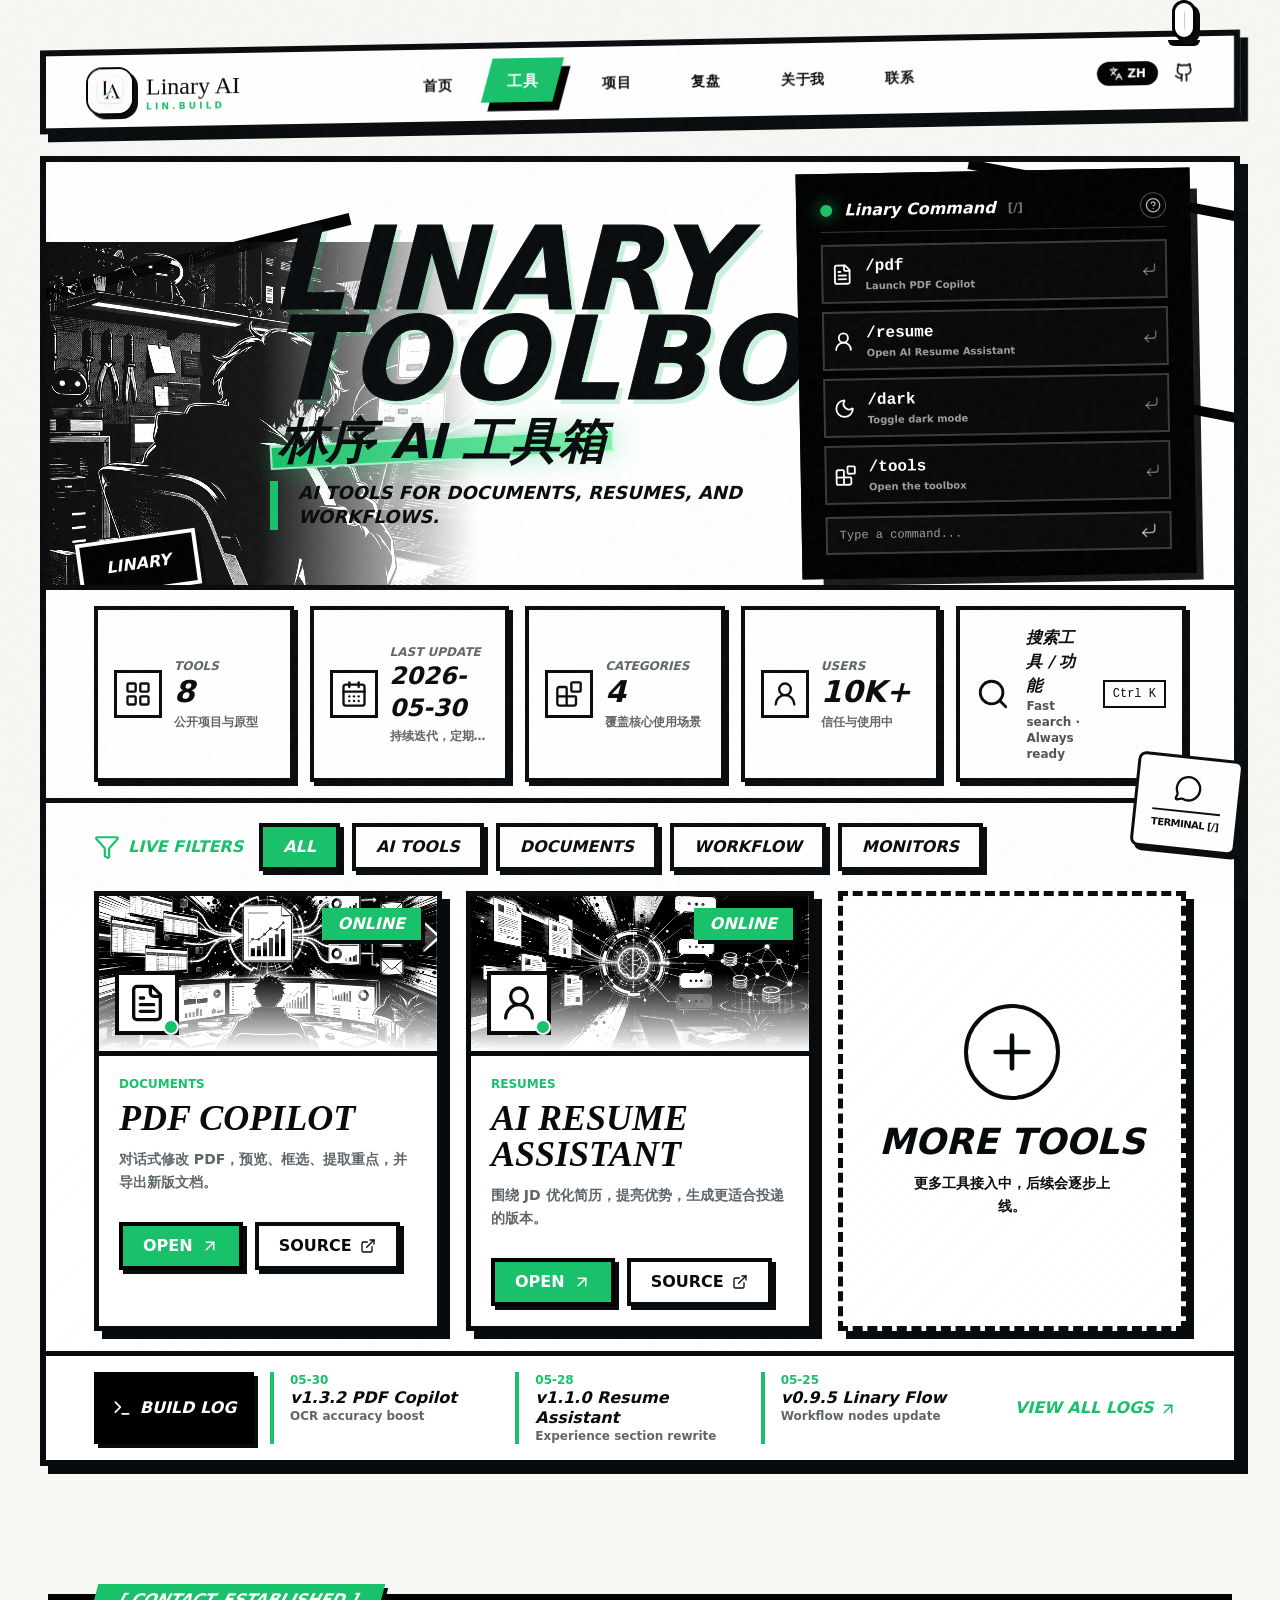
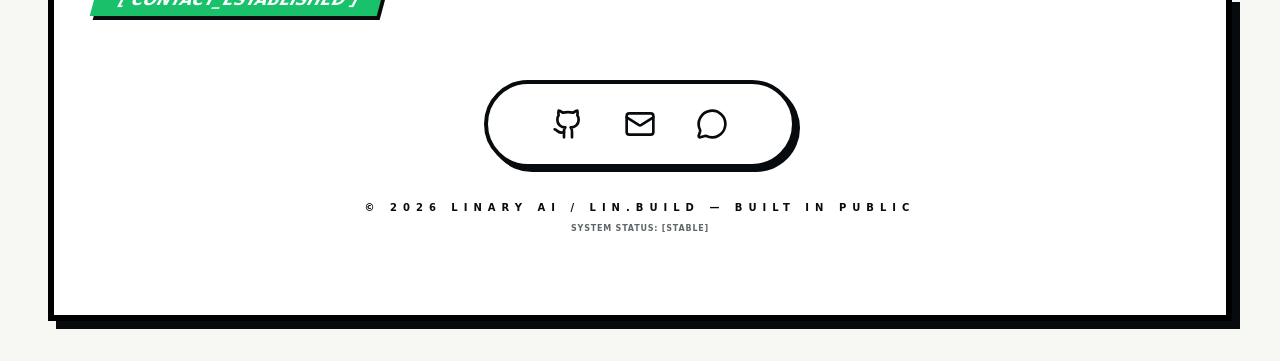
<file: index.html>
<!doctype html>
<html lang="zh-CN">
  <head>
    <meta charset="UTF-8" />
    <meta name="viewport" content="width=device-width, initial-scale=1.0" />
    <meta
      name="description"
      content="Linary AI / Lin.Build is a manga-brutalist AI tools studio for PDF editing, resume workflows, automation systems, and build logs."
    />
    <meta name="theme-color" content="#18C16A" />
    <meta property="og:type" content="website" />
    <meta property="og:title" content="Linary AI / Lin.Build | AI Tools Studio" />
    <meta
      property="og:description"
      content="Founder-led tools by Lin-0618 across PDF editing, AI resumes, visa tech, monitors, browser extensions, and automation systems."
    />
    <link rel="icon" type="image/png" href="/linary-app-icon.png" />
    <meta property="og:image" content="/linary-app-icon.png" />
    <title>Linary AI / Lin.Build | AI Tools Studio</title>
    <script type="module" crossorigin src="/assets/index-Byzy5L7B.js"></script>
    <link rel="stylesheet" crossorigin href="/assets/index-WV8GhFPM.css">
  </head>
  <body>
    <div id="root"></div>
  </body>
</html>
</file>
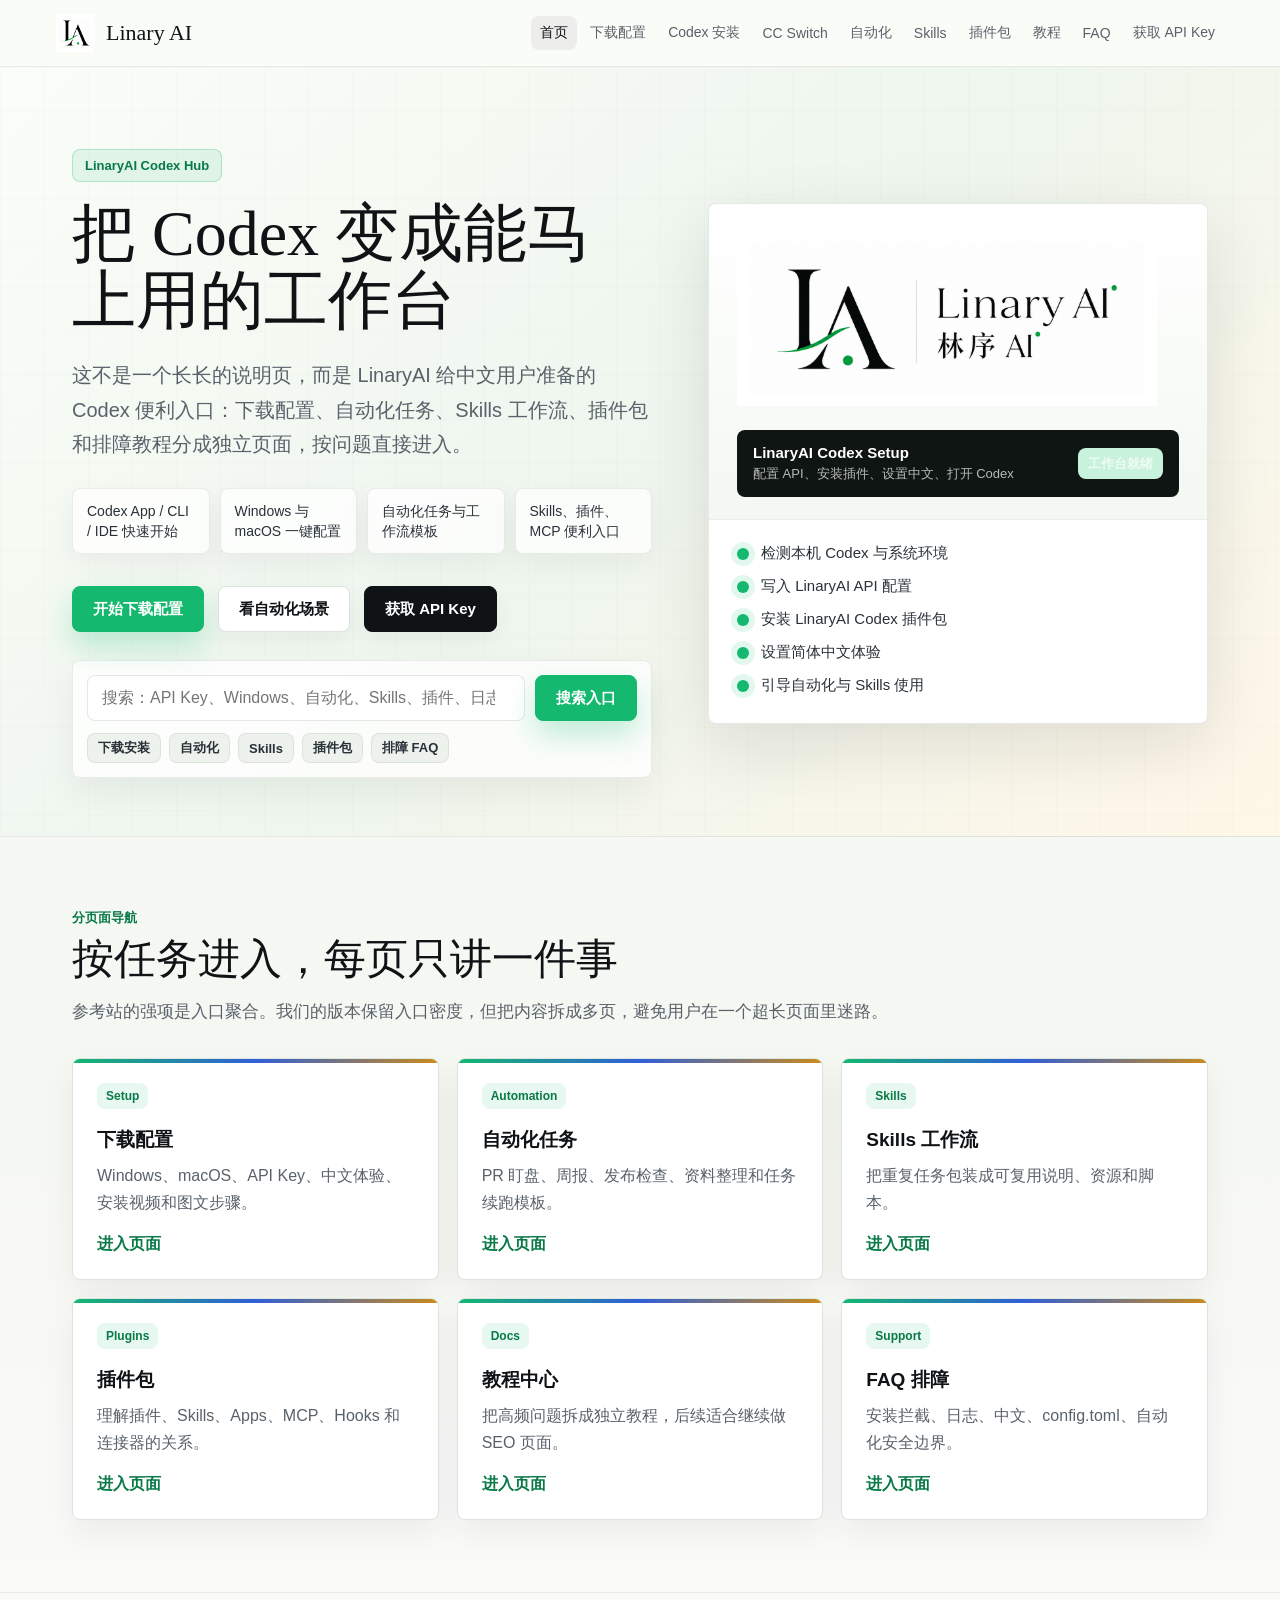
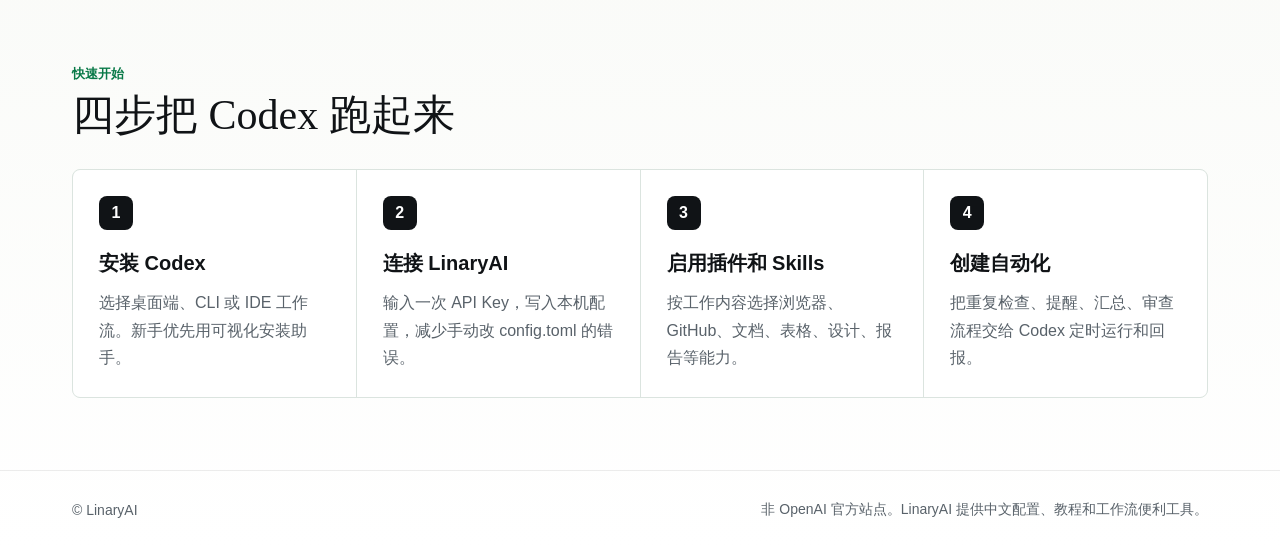
<file: codex/index.html>
<!doctype html>
<html lang="zh-CN">
<head>
  <meta charset="utf-8">
  <meta name="viewport" content="width=device-width, initial-scale=1">
  <title>LinaryAI Codex 便利中心 - Codex 下载、自动化、Skills 和插件入口</title>
  <meta name="description" content="LinaryAI Codex 便利中心提供 Codex 下载配置、LinaryAI API Key 接入、中文体验、自动化任务、Skills 工作流、插件包和常见排障教程。">
  <meta name="keywords" content="LinaryAI Codex,Codex下载,Codex自动化,Codex Skills,Codex插件,Codex配置,LinaryAI API Key,Codex中文教程">
  <meta name="robots" content="index,follow,max-image-preview:large,max-snippet:-1,max-video-preview:-1">
  <meta name="theme-color" content="#14b86f">
  <meta property="og:type" content="website">
  <meta property="og:title" content="LinaryAI Codex 便利中心">
  <meta property="og:description" content="从安装配置到自动化、Skills 和插件包，让 Codex 更快进入真实工作流。">
  <meta property="og:image" content="https://api.linaryai.top/codex/assets/favicon-192.png?v=20260710">
  <link rel="canonical" href="https://api.linaryai.top/codex/">
  <link rel="shortcut icon" href="/codex/favicon.ico?v=20260710">
  <link rel="icon" href="/codex/assets/favicon.ico?v=20260710" sizes="any">
  <link rel="icon" type="image/png" sizes="32x32" href="/codex/assets/favicon-32.png?v=20260710">
  <link rel="apple-touch-icon" sizes="180x180" href="/codex/assets/apple-touch-icon.png?v=20260710">
  <link rel="stylesheet" href="assets/linary-codex-site.css">
  <script type="application/ld+json">
    {
      "@context": "https://schema.org",
      "@graph": [
        {
          "@type": "WebSite",
          "@id": "https://api.linaryai.top/codex/#website",
          "url": "https://api.linaryai.top/codex/",
          "name": "LinaryAI Codex 便利中心",
          "inLanguage": "zh-CN",
          "description": "Codex 下载、配置、自动化、Skills、插件和中文教程入口。"
        },
        {
          "@type": "WebPage",
          "@id": "https://api.linaryai.top/codex/#webpage",
          "url": "https://api.linaryai.top/codex/",
          "name": "LinaryAI Codex 便利中心",
          "isPartOf": { "@id": "https://api.linaryai.top/codex/#website" },
          "inLanguage": "zh-CN",
          "dateModified": "2026-07-06"
        }
      ]
    }
  </script>
</head>
<body>
  <nav class="nav">
    <a class="brand" href="index.html" aria-label="Linary AI 首页">
      <img src="assets/linary-logo.png" alt="LinaryAI">
      <span>Linary AI</span>
    </a>
    <div class="nav-links" aria-label="主要导航">
      <a href="index.html" aria-current="page">首页</a>
      <a href="download.html">下载配置</a>
      <a href="codex-install.html">Codex 安装</a>
      <a href="ccswitch.html">CC Switch</a>
      <a href="automation.html">自动化</a>
      <a href="skills.html">Skills</a>
      <a href="plugins.html">插件包</a>
      <a href="tutorials.html">教程</a>
      <a href="faq.html">FAQ</a>
      <a href="https://api.linaryai.top/keys">获取 API Key</a>
    </div>
  </nav>

  <main>
    <section class="hero">
      <div>
        <div class="eyebrow">LinaryAI Codex Hub</div>
        <h1>把 Codex 变成能马上用的工作台</h1>
        <p class="hero-copy">这不是一个长长的说明页，而是 LinaryAI 给中文用户准备的 Codex 便利入口：下载配置、自动化任务、Skills 工作流、插件包和排障教程分成独立页面，按问题直接进入。</p>
        <div class="hero-stats" aria-label="站点能力概览">
          <span>Codex App / CLI / IDE 快速开始</span>
          <span>Windows 与 macOS 一键配置</span>
          <span>自动化任务与工作流模板</span>
          <span>Skills、插件、MCP 便利入口</span>
        </div>
        <div class="actions">
          <a class="btn primary" href="download.html">开始下载配置</a>
          <a class="btn" href="automation.html">看自动化场景</a>
          <a class="btn dark" href="https://api.linaryai.top/keys">获取 API Key</a>
        </div>
        <form class="search-card" data-search-form>
          <div class="search-row">
            <input data-search-input type="search" placeholder="搜索：API Key、Windows、自动化、Skills、插件、日志">
            <button class="btn primary" type="submit">搜索入口</button>
          </div>
          <div class="chips" aria-label="快捷入口">
            <a class="chip" href="download.html">下载安装</a>
            <a class="chip" href="automation.html">自动化</a>
            <a class="chip" href="skills.html">Skills</a>
            <a class="chip" href="plugins.html">插件包</a>
            <a class="chip" href="faq.html">排障 FAQ</a>
          </div>
        </form>
      </div>
      <aside class="product-panel">
        <div class="panel-head">
          <img class="panel-logo" src="assets/linary-lockup.png" alt="Linary AI 林序 AI">
          <div class="panel-status">
            <div>
              <strong>LinaryAI Codex Setup</strong>
              <span>配置 API、安装插件、设置中文、打开 Codex</span>
            </div>
            <span class="status-pill">工作台就绪</span>
          </div>
        </div>
        <ul class="checklist">
          <li><span class="dot"></span>检测本机 Codex 与系统环境</li>
          <li><span class="dot"></span>写入 LinaryAI API 配置</li>
          <li><span class="dot"></span>安装 LinaryAI Codex 插件包</li>
          <li><span class="dot"></span>设置简体中文体验</li>
          <li><span class="dot"></span>引导自动化与 Skills 使用</li>
        </ul>
      </aside>
    </section>

    <section>
      <div class="section-heading">
        <div>
          <p class="kicker">分页面导航</p>
          <h2 class="section-title">按任务进入，每页只讲一件事</h2>
          <p class="section-lead">参考站的强项是入口聚合。我们的版本保留入口密度，但把内容拆成多页，避免用户在一个超长页面里迷路。</p>
        </div>
      </div>
      <div class="entry-grid">
        <article class="entry-card">
          <span class="entry-tag">Setup</span>
          <h3>下载配置</h3>
          <p>Windows、macOS、API Key、中文体验、安装视频和图文步骤。</p>
          <a href="download.html">进入页面</a>
        </article>
        <article class="entry-card">
          <span class="entry-tag">Automation</span>
          <h3>自动化任务</h3>
          <p>PR 盯盘、周报、发布检查、资料整理和任务续跑模板。</p>
          <a href="automation.html">进入页面</a>
        </article>
        <article class="entry-card">
          <span class="entry-tag">Skills</span>
          <h3>Skills 工作流</h3>
          <p>把重复任务包装成可复用说明、资源和脚本。</p>
          <a href="skills.html">进入页面</a>
        </article>
        <article class="entry-card">
          <span class="entry-tag">Plugins</span>
          <h3>插件包</h3>
          <p>理解插件、Skills、Apps、MCP、Hooks 和连接器的关系。</p>
          <a href="plugins.html">进入页面</a>
        </article>
        <article class="entry-card">
          <span class="entry-tag">Docs</span>
          <h3>教程中心</h3>
          <p>把高频问题拆成独立教程，后续适合继续做 SEO 页面。</p>
          <a href="tutorials.html">进入页面</a>
        </article>
        <article class="entry-card">
          <span class="entry-tag">Support</span>
          <h3>FAQ 排障</h3>
          <p>安装拦截、日志、中文、config.toml、自动化安全边界。</p>
          <a href="faq.html">进入页面</a>
        </article>
      </div>
    </section>

    <section>
      <div class="section-heading">
        <div>
          <p class="kicker">快速开始</p>
          <h2 class="section-title">四步把 Codex 跑起来</h2>
        </div>
      </div>
      <div class="workflow">
        <article class="workflow-step">
          <span class="step-number">1</span>
          <strong>安装 Codex</strong>
          <p>选择桌面端、CLI 或 IDE 工作流。新手优先用可视化安装助手。</p>
        </article>
        <article class="workflow-step">
          <span class="step-number">2</span>
          <strong>连接 LinaryAI</strong>
          <p>输入一次 API Key，写入本机配置，减少手动改 config.toml 的错误。</p>
        </article>
        <article class="workflow-step">
          <span class="step-number">3</span>
          <strong>启用插件和 Skills</strong>
          <p>按工作内容选择浏览器、GitHub、文档、表格、设计、报告等能力。</p>
        </article>
        <article class="workflow-step">
          <span class="step-number">4</span>
          <strong>创建自动化</strong>
          <p>把重复检查、提醒、汇总、审查流程交给 Codex 定时运行和回报。</p>
        </article>
      </div>
    </section>
  </main>

  <footer>
    <span>© LinaryAI</span>
    <span>非 OpenAI 官方站点。LinaryAI 提供中文配置、教程和工作流便利工具。</span>
  </footer>

  <script src="assets/linary-codex-site.js"></script>
</body>
</html>
</file>
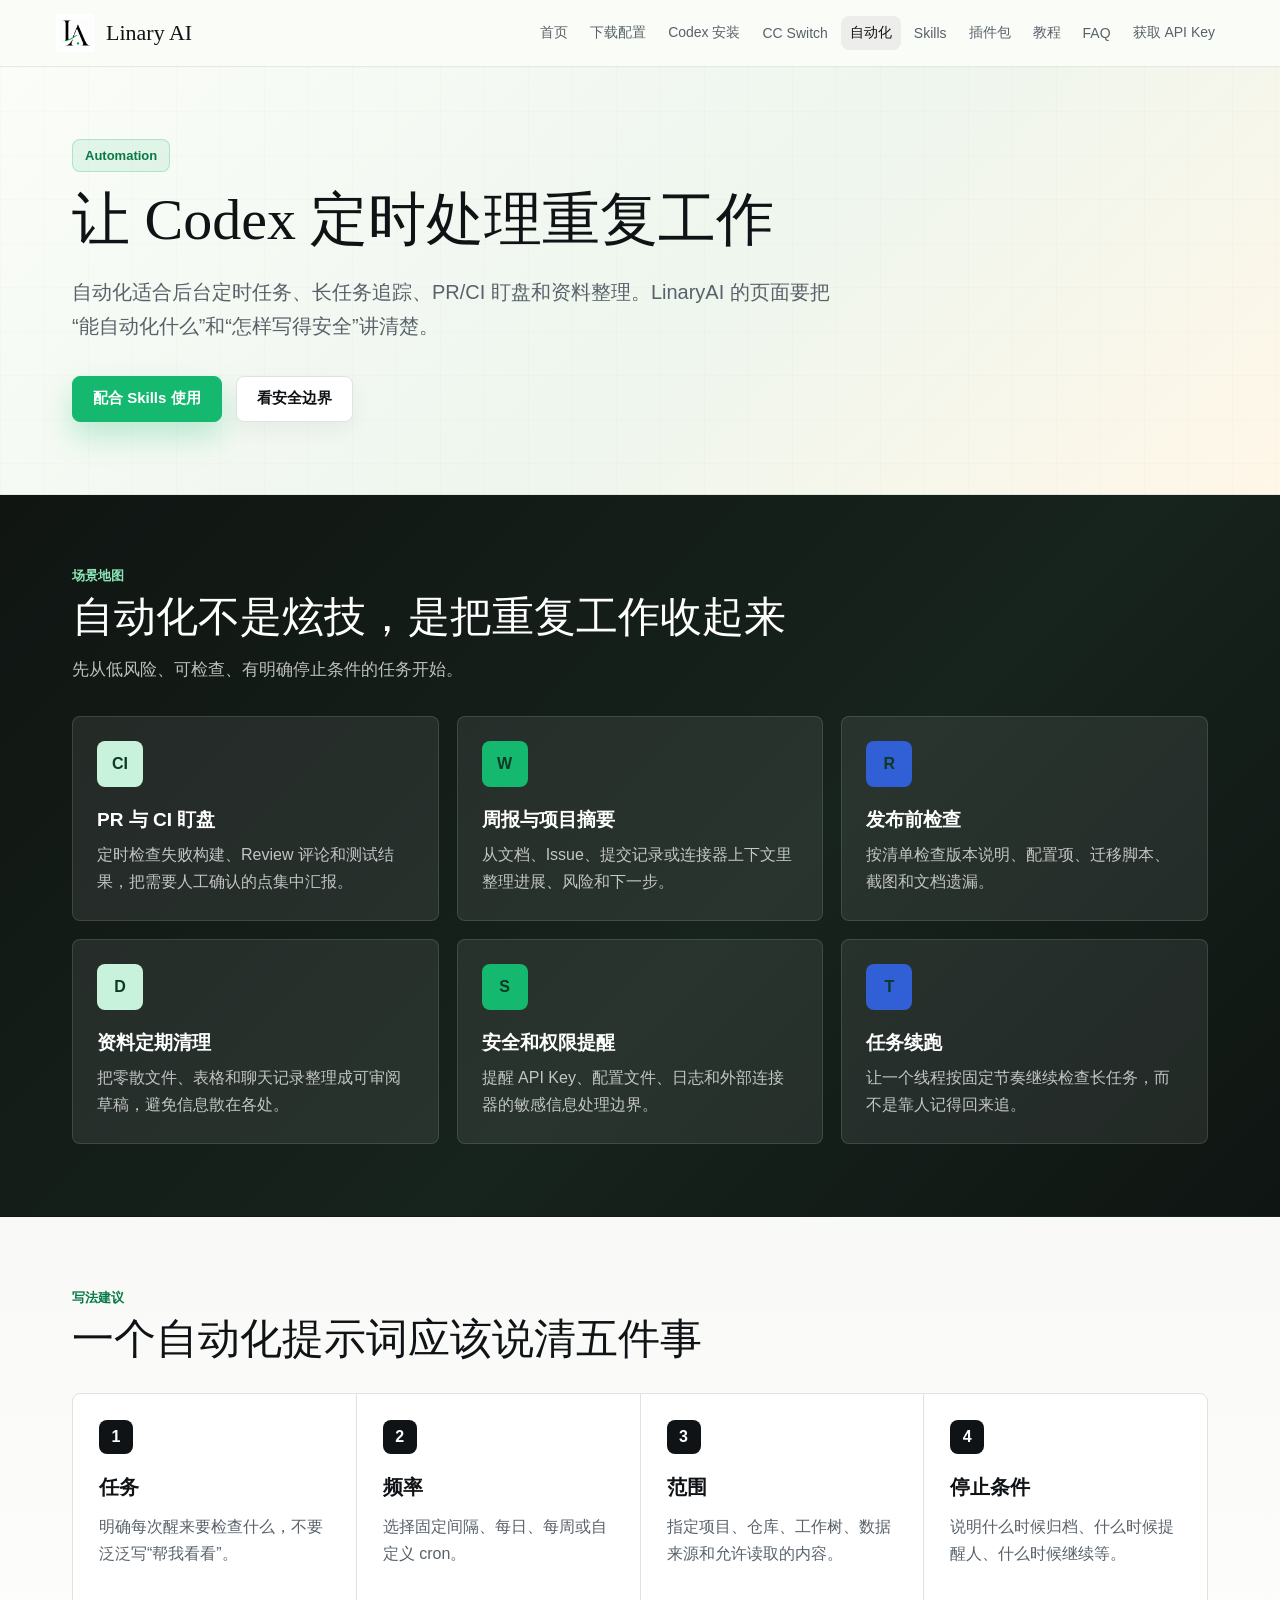
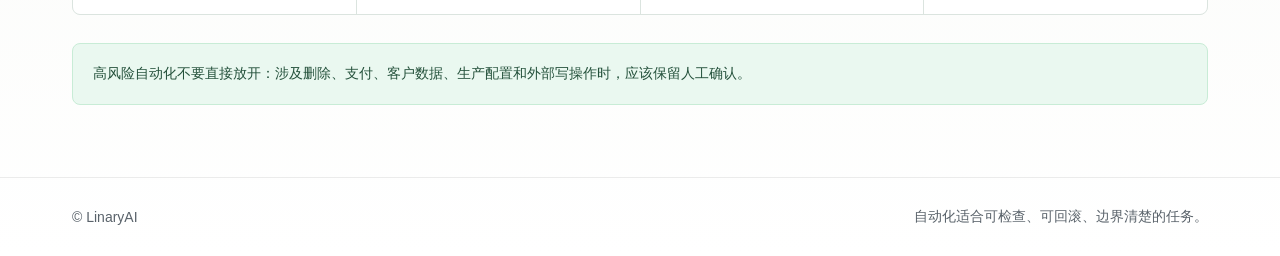
<file: codex/automation.html>
<!doctype html>
<html lang="zh-CN">
<head>
  <meta charset="utf-8">
  <meta name="viewport" content="width=device-width, initial-scale=1">
  <title>自动化任务 - LinaryAI Codex</title>
  <meta name="description" content="了解 Codex 自动化任务适合哪些场景，以及如何把 PR 检查、周报、发布清单和资料整理交给 Codex 定时处理。">
  <meta name="robots" content="index,follow">
  <link rel="canonical" href="https://api.linaryai.top/codex/automation.html">
  <link rel="shortcut icon" href="/codex/favicon.ico?v=20260710">
  <link rel="stylesheet" href="assets/linary-codex-site.css">
</head>
<body>
  <nav class="nav">
    <a class="brand" href="index.html"><img src="assets/linary-logo.png" alt="LinaryAI"><span>Linary AI</span></a>
    <div class="nav-links">
      <a href="index.html">首页</a><a href="download.html">下载配置</a>
      <a href="codex-install.html">Codex 安装</a>
      <a href="ccswitch.html">CC Switch</a><a href="automation.html" aria-current="page">自动化</a><a href="skills.html">Skills</a><a href="plugins.html">插件包</a><a href="tutorials.html">教程</a><a href="faq.html">FAQ</a><a href="https://api.linaryai.top/keys">获取 API Key</a>
    </div>
  </nav>
  <main>
    <header class="page-hero">
      <div class="page-hero-inner">
        <span class="eyebrow">Automation</span>
        <h1>让 Codex 定时处理重复工作</h1>
        <p class="page-copy">自动化适合后台定时任务、长任务追踪、PR/CI 盯盘和资料整理。LinaryAI 的页面要把“能自动化什么”和“怎样写得安全”讲清楚。</p>
        <div class="actions"><a class="btn primary" href="skills.html">配合 Skills 使用</a><a class="btn" href="faq.html">看安全边界</a></div>
      </div>
    </header>

    <section class="dark-section">
      <div class="section-heading">
        <div>
          <p class="kicker">场景地图</p>
          <h2 class="section-title">自动化不是炫技，是把重复工作收起来</h2>
          <p class="section-lead">先从低风险、可检查、有明确停止条件的任务开始。</p>
        </div>
      </div>
      <div class="services">
        <article class="service-card"><span class="service-icon">CI</span><h3>PR 与 CI 盯盘</h3><p>定时检查失败构建、Review 评论和测试结果，把需要人工确认的点集中汇报。</p></article>
        <article class="service-card"><span class="service-icon">W</span><h3>周报与项目摘要</h3><p>从文档、Issue、提交记录或连接器上下文里整理进展、风险和下一步。</p></article>
        <article class="service-card"><span class="service-icon">R</span><h3>发布前检查</h3><p>按清单检查版本说明、配置项、迁移脚本、截图和文档遗漏。</p></article>
        <article class="service-card"><span class="service-icon">D</span><h3>资料定期清理</h3><p>把零散文件、表格和聊天记录整理成可审阅草稿，避免信息散在各处。</p></article>
        <article class="service-card"><span class="service-icon">S</span><h3>安全和权限提醒</h3><p>提醒 API Key、配置文件、日志和外部连接器的敏感信息处理边界。</p></article>
        <article class="service-card"><span class="service-icon">T</span><h3>任务续跑</h3><p>让一个线程按固定节奏继续检查长任务，而不是靠人记得回来追。</p></article>
      </div>
    </section>

    <section>
      <div class="section-heading">
        <div>
          <p class="kicker">写法建议</p>
          <h2 class="section-title">一个自动化提示词应该说清五件事</h2>
        </div>
      </div>
      <div class="workflow">
        <article class="workflow-step"><span class="step-number">1</span><strong>任务</strong><p>明确每次醒来要检查什么，不要泛泛写“帮我看看”。</p></article>
        <article class="workflow-step"><span class="step-number">2</span><strong>频率</strong><p>选择固定间隔、每日、每周或自定义 cron。</p></article>
        <article class="workflow-step"><span class="step-number">3</span><strong>范围</strong><p>指定项目、仓库、工作树、数据来源和允许读取的内容。</p></article>
        <article class="workflow-step"><span class="step-number">4</span><strong>停止条件</strong><p>说明什么时候归档、什么时候提醒人、什么时候继续等。</p></article>
      </div>
      <p class="notice">高风险自动化不要直接放开：涉及删除、支付、客户数据、生产配置和外部写操作时，应该保留人工确认。</p>
    </section>
  </main>
  <footer><span>© LinaryAI</span><span>自动化适合可检查、可回滚、边界清楚的任务。</span></footer>
</body>
</html>
</file>
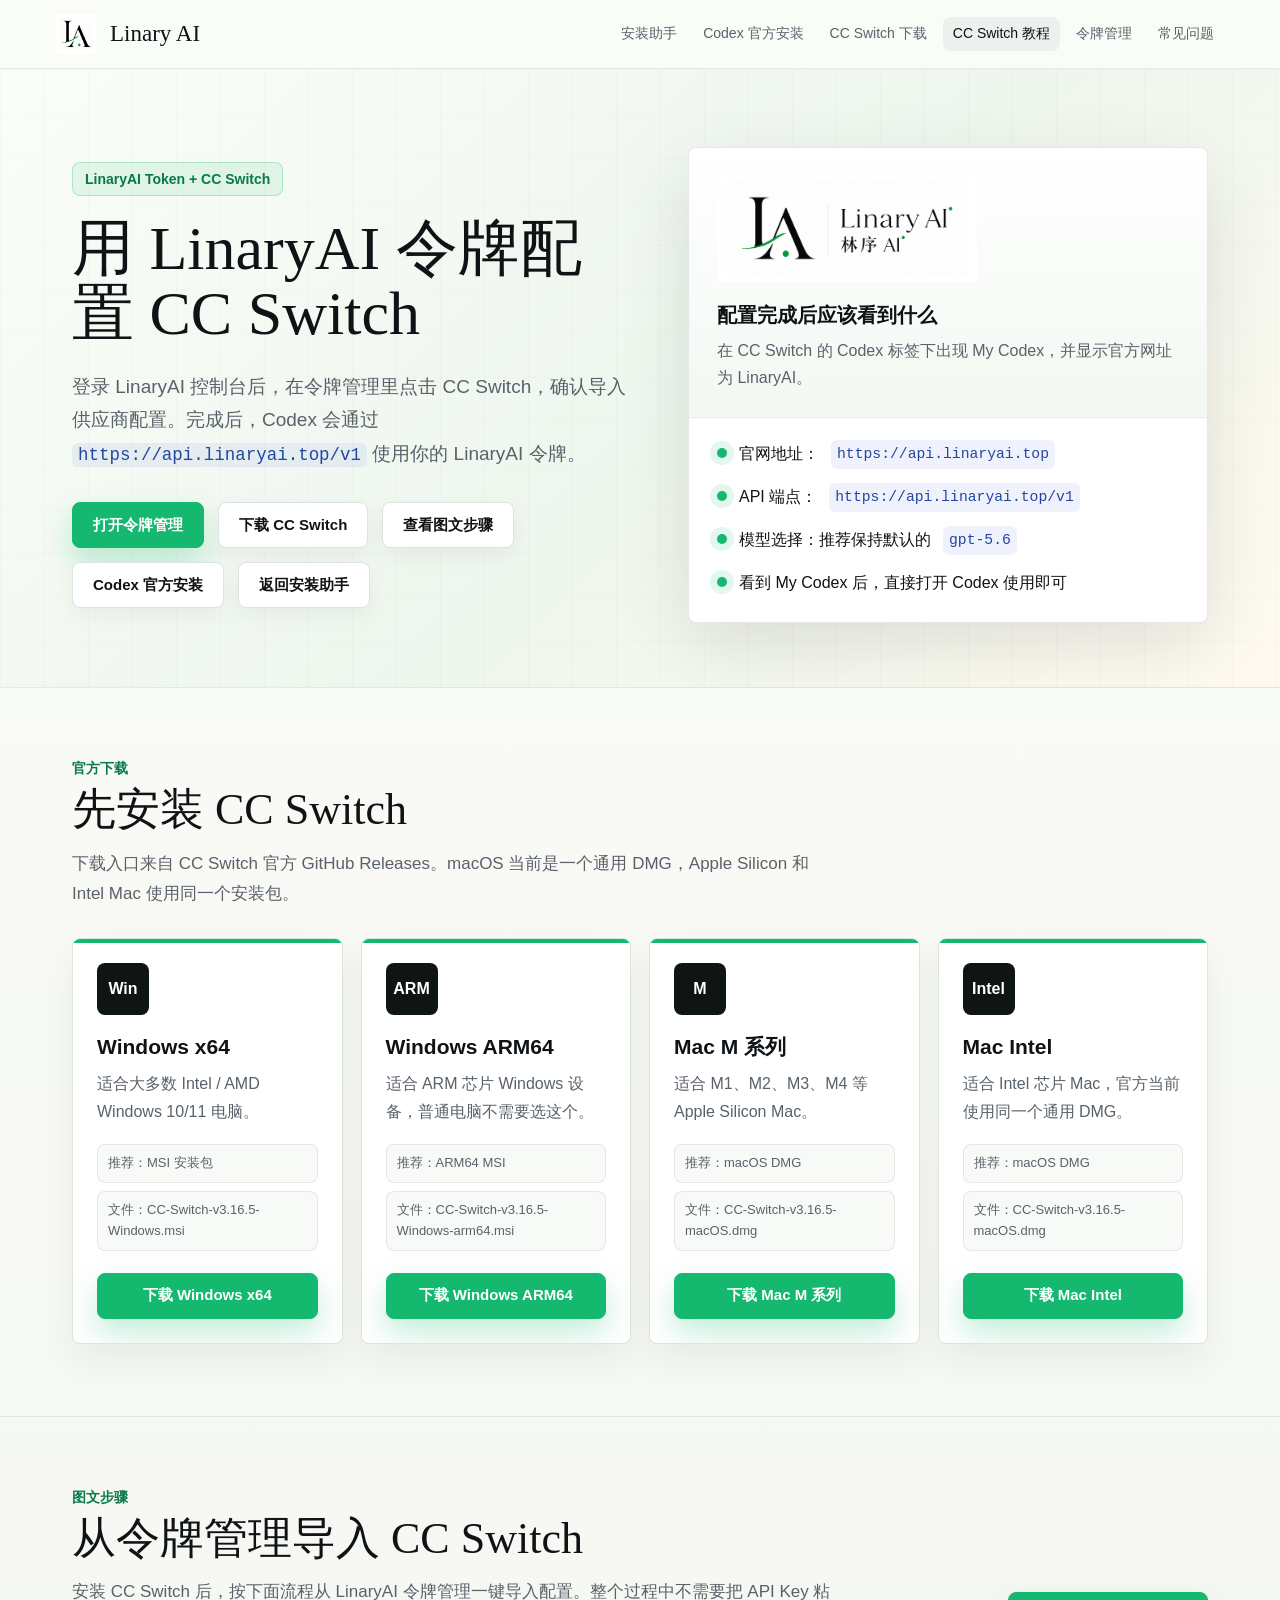
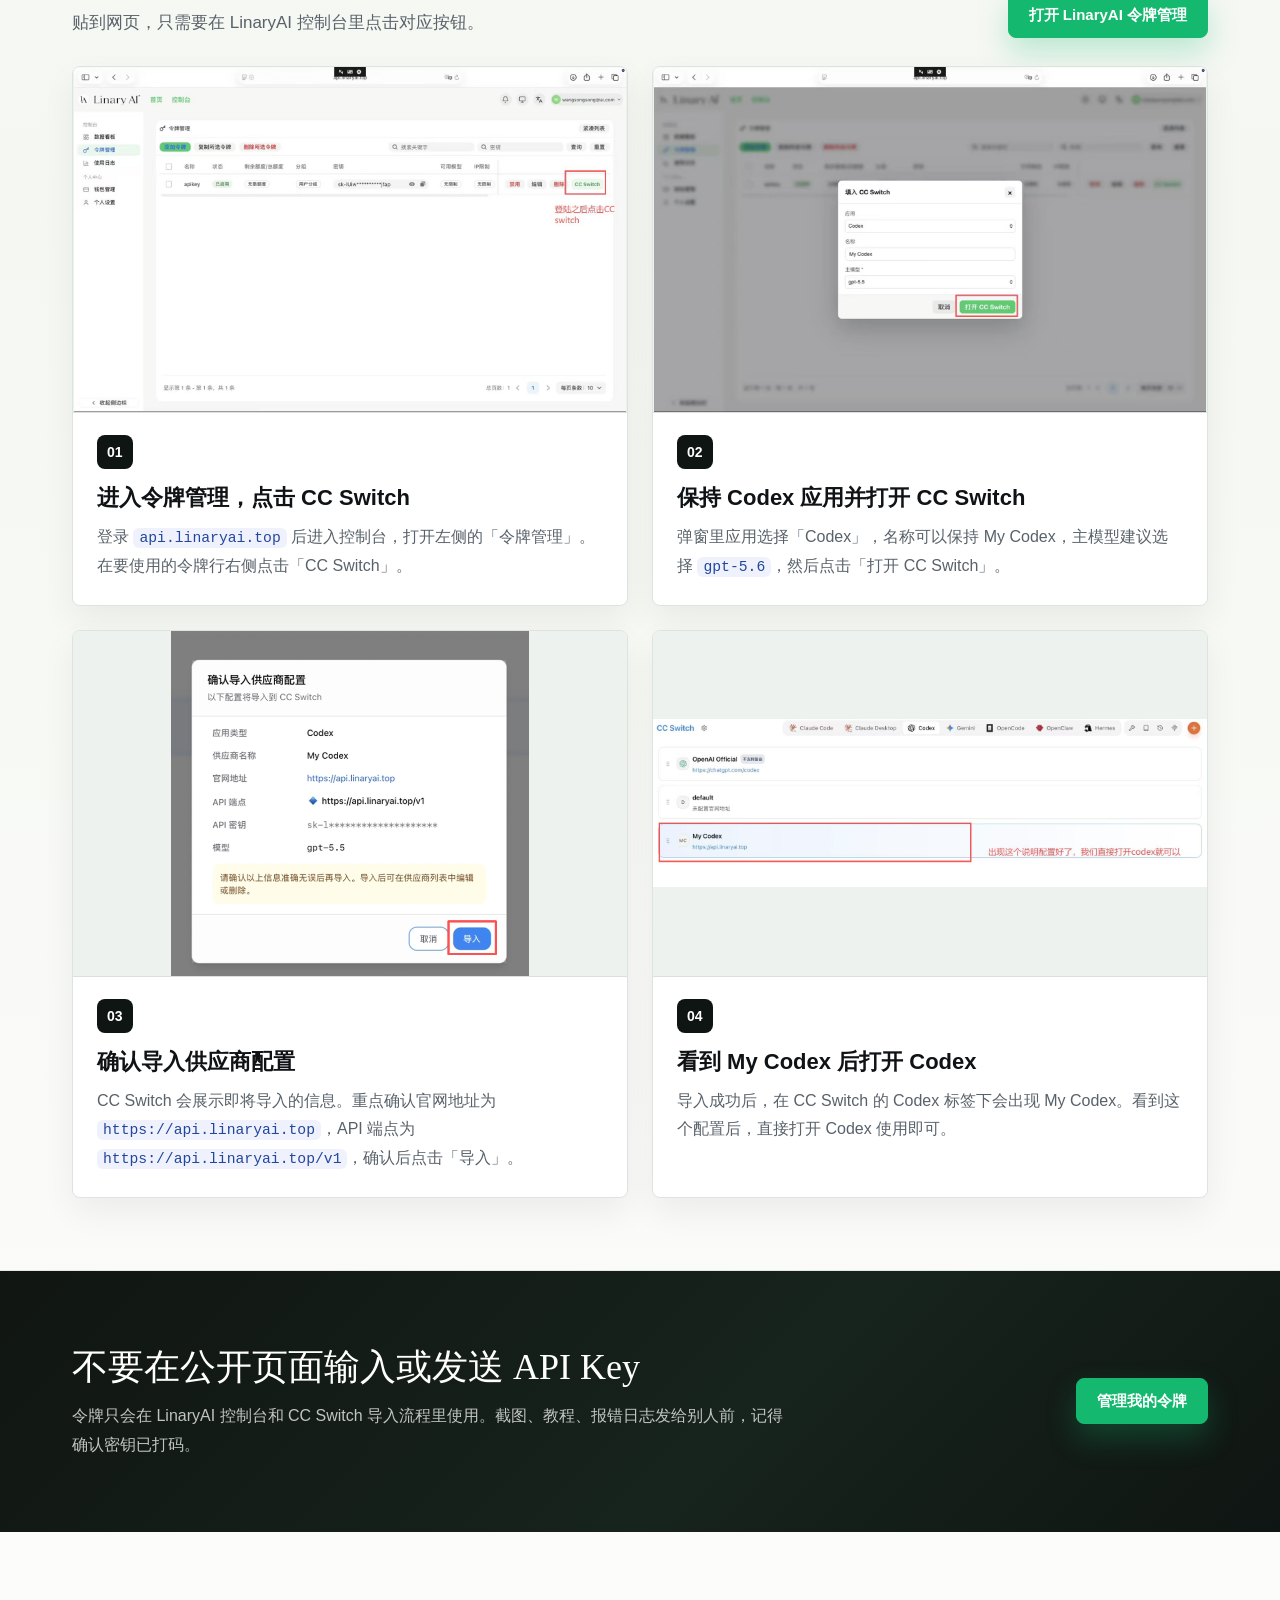
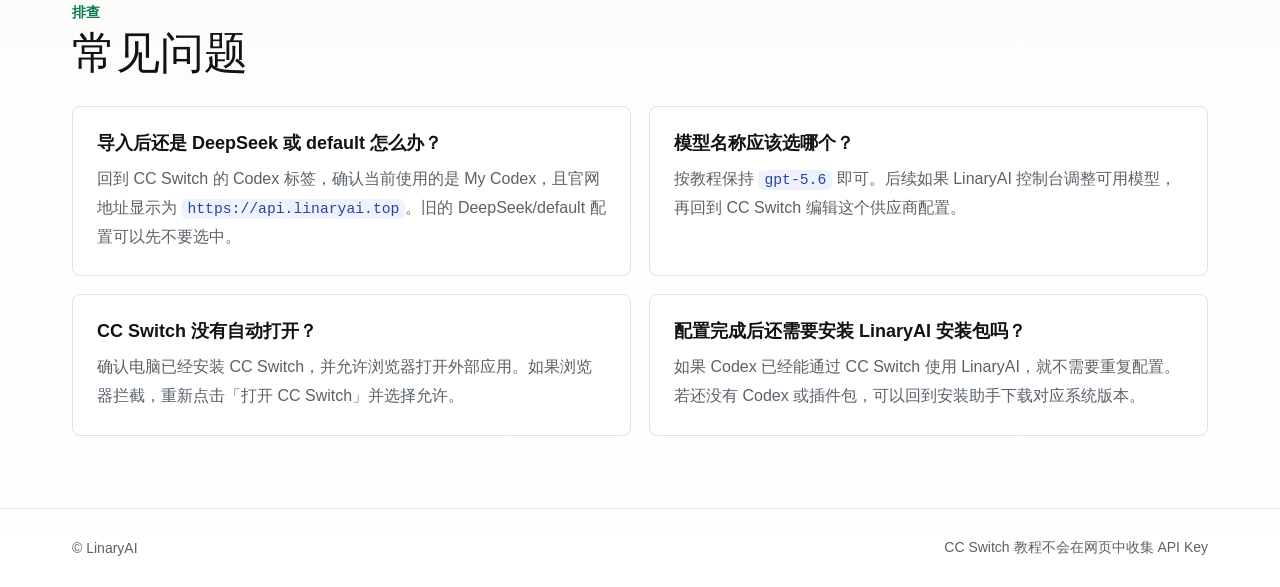
<file: codex/ccswitch.html>
<!doctype html>
<html lang="zh-CN">
<head>
  <meta charset="utf-8">
  <meta name="viewport" content="width=device-width, initial-scale=1">
  <title>LinaryAI 令牌配置 CC Switch 教程</title>
  <meta name="description" content="使用 LinaryAI 网站令牌一键导入 CC Switch，并配置 Codex 使用 LinaryAI API 的图文教程。">
  <link rel="shortcut icon" href="/codex/favicon.ico?v=20260710">
  <link rel="icon" href="/codex/assets/favicon.ico?v=20260710" sizes="any">
  <link rel="icon" type="image/png" sizes="32x32" href="/codex/assets/favicon-32.png?v=20260710">
  <link rel="apple-touch-icon" sizes="180x180" href="/codex/assets/apple-touch-icon.png?v=20260710">
  <style>
    :root {
      --green: #14b86f;
      --green-dark: #087947;
      --blue: #315fd6;
      --ink: #101316;
      --muted: #59626a;
      --line: #dbe4df;
      --paper: #f5f7f2;
      --white: #ffffff;
      --dark: #0f1512;
      --shadow: 0 22px 70px rgba(16, 19, 22, 0.11);
      --serif: "Times New Roman", "Songti SC", "Noto Serif SC", serif;
      --sans: -apple-system, BlinkMacSystemFont, "Segoe UI", "Microsoft YaHei UI", "PingFang SC", sans-serif;
    }

    * { box-sizing: border-box; }
    html { scroll-behavior: smooth; }
    body {
      margin: 0;
      color: var(--ink);
      background: linear-gradient(180deg, #fbfcf8 0%, var(--paper) 48%, #ffffff 100%);
      font-family: var(--sans);
      letter-spacing: 0;
    }
    a { color: inherit; text-decoration: none; }

    .nav {
      position: sticky;
      top: 0;
      z-index: 20;
      display: flex;
      align-items: center;
      justify-content: space-between;
      padding: 14px 56px;
      background: rgba(250, 252, 248, 0.9);
      border-bottom: 1px solid rgba(16, 19, 22, 0.08);
      backdrop-filter: blur(20px);
    }
    .brand {
      display: flex;
      align-items: center;
      gap: 14px;
      min-width: 220px;
    }
    .brand img {
      width: 40px;
      height: 40px;
      object-fit: contain;
    }
    .brand span {
      font-family: var(--serif);
      font-size: 23px;
    }
    .nav-links {
      display: flex;
      align-items: center;
      gap: 6px;
      color: var(--muted);
      font-size: 14px;
    }
    .nav-links a {
      padding: 8px 10px;
      border-radius: 8px;
    }
    .nav-links a:hover,
    .nav-links a[aria-current="page"] {
      color: var(--ink);
      background: rgba(16, 19, 22, 0.05);
    }

    .hero {
      position: relative;
      display: grid;
      grid-template-columns: minmax(0, 1fr) minmax(360px, 520px);
      gap: 56px;
      align-items: center;
      min-height: 560px;
      padding: 78px 72px 64px;
      background: linear-gradient(135deg, #fbfdf8 0%, #eef6ee 54%, #fffaf0 100%);
      border-bottom: 1px solid rgba(16, 19, 22, 0.08);
      overflow: hidden;
    }
    .hero::before {
      content: "";
      position: absolute;
      inset: 0;
      background-image:
        linear-gradient(rgba(16, 19, 22, 0.045) 1px, transparent 1px),
        linear-gradient(90deg, rgba(16, 19, 22, 0.045) 1px, transparent 1px);
      background-size: 44px 44px;
      opacity: 0.38;
      pointer-events: none;
    }
    .hero > * { position: relative; z-index: 1; }
    .eyebrow {
      display: inline-flex;
      align-items: center;
      padding: 8px 12px;
      color: var(--green-dark);
      font-weight: 700;
      font-size: 14px;
      margin-bottom: 20px;
      background: rgba(20, 184, 111, 0.1);
      border: 1px solid rgba(20, 184, 111, 0.25);
      border-radius: 8px;
    }
    h1 {
      margin: 0;
      max-width: 760px;
      font-family: var(--serif);
      font-size: 62px;
      line-height: 1.05;
      font-weight: 500;
      letter-spacing: 0;
    }
    .hero-copy {
      max-width: 680px;
      margin: 24px 0 0;
      color: var(--muted);
      font-size: 19px;
      line-height: 1.75;
    }
    .actions {
      display: flex;
      flex-wrap: wrap;
      gap: 14px;
      margin-top: 32px;
    }
    .btn {
      display: inline-flex;
      align-items: center;
      justify-content: center;
      min-height: 46px;
      padding: 0 20px;
      border-radius: 8px;
      border: 1px solid var(--line);
      font-weight: 700;
      font-size: 15px;
      background: var(--white);
      color: var(--ink);
      box-shadow: 0 8px 22px rgba(16, 19, 22, 0.05);
      transition: transform 160ms ease, box-shadow 160ms ease, border-color 160ms ease, background 160ms ease;
    }
    .btn.primary {
      color: #fff;
      background: var(--green);
      border-color: var(--green);
      box-shadow: 0 14px 30px rgba(20, 184, 111, 0.26);
    }
    .btn:hover {
      transform: translateY(-1px);
      border-color: rgba(16, 19, 22, 0.2);
      box-shadow: 0 16px 34px rgba(16, 19, 22, 0.09);
    }
    .btn.primary:hover {
      background: #0da563;
      border-color: #0da563;
      box-shadow: 0 18px 38px rgba(20, 184, 111, 0.32);
    }

    .summary-panel {
      background: #fff;
      border: 1px solid rgba(16, 19, 22, 0.1);
      border-radius: 8px;
      overflow: hidden;
      box-shadow: var(--shadow);
    }
    .summary-head {
      padding: 26px 28px;
      background: linear-gradient(180deg, #ffffff 0%, #f3f8f2 100%);
      border-bottom: 1px solid rgba(16, 19, 22, 0.08);
    }
    .summary-head img {
      width: 260px;
      max-width: 100%;
      height: auto;
      display: block;
      margin-bottom: 20px;
    }
    .summary-head strong {
      display: block;
      font-size: 20px;
      margin-bottom: 8px;
    }
    .summary-head p {
      margin: 0;
      color: var(--muted);
      line-height: 1.7;
    }
    .summary-list {
      padding: 22px 28px 26px;
      margin: 0;
      list-style: none;
      display: grid;
      gap: 14px;
    }
    .summary-list li {
      display: flex;
      gap: 12px;
      align-items: flex-start;
      color: var(--ink);
      line-height: 1.7;
    }
    .summary-list li::before {
      content: "";
      width: 10px;
      height: 10px;
      margin-top: 8px;
      border-radius: 99px;
      background: var(--green);
      box-shadow: 0 0 0 7px rgba(20, 184, 111, 0.12);
      flex: 0 0 auto;
    }

    section {
      padding: 72px;
      border-bottom: 1px solid rgba(16, 19, 22, 0.08);
    }
    .section-heading {
      display: flex;
      align-items: flex-end;
      justify-content: space-between;
      gap: 24px;
      margin-bottom: 28px;
    }
    .kicker {
      margin: 0 0 8px;
      color: var(--green-dark);
      font-weight: 800;
      font-size: 14px;
    }
    .section-title {
      margin: 0;
      font-family: var(--serif);
      font-size: 44px;
      line-height: 1.1;
      font-weight: 500;
      letter-spacing: 0;
    }
    .section-lead {
      max-width: 760px;
      margin: 14px 0 0;
      color: var(--muted);
      font-size: 17px;
      line-height: 1.8;
    }

    .download-grid {
      display: grid;
      grid-template-columns: repeat(4, minmax(0, 1fr));
      gap: 18px;
    }
    .download-card {
      position: relative;
      display: flex;
      min-height: 350px;
      flex-direction: column;
      padding: 24px;
      background: #fff;
      border: 1px solid var(--line);
      border-radius: 8px;
      box-shadow: 0 14px 34px rgba(16, 19, 22, 0.06);
      overflow: hidden;
    }
    .download-card::before {
      content: "";
      position: absolute;
      inset: 0 0 auto 0;
      height: 4px;
      background: var(--green);
    }
    .platform {
      display: inline-flex;
      align-items: center;
      justify-content: center;
      width: 52px;
      height: 52px;
      margin-bottom: 18px;
      border-radius: 8px;
      color: #fff;
      background: var(--dark);
      font-weight: 800;
      font-size: 16px;
    }
    .download-card h3 {
      margin: 0;
      font-size: 21px;
      line-height: 1.3;
    }
    .download-card p {
      margin: 10px 0 0;
      color: var(--muted);
      line-height: 1.75;
    }
    .download-meta {
      display: grid;
      gap: 8px;
      margin: 18px 0 22px;
      color: var(--muted);
      font-size: 13px;
      line-height: 1.6;
    }
    .download-meta span {
      padding: 8px 10px;
      border: 1px solid rgba(16, 19, 22, 0.08);
      border-radius: 8px;
      background: #f8faf7;
    }
    .download-card .btn {
      width: 100%;
      margin-top: auto;
    }

    .guide-grid {
      display: grid;
      grid-template-columns: repeat(2, minmax(0, 1fr));
      gap: 24px;
    }
    .guide-card {
      background: #fff;
      border: 1px solid var(--line);
      border-radius: 8px;
      overflow: hidden;
      box-shadow: 0 14px 34px rgba(16, 19, 22, 0.06);
    }
    .guide-card img {
      display: block;
      width: 100%;
      aspect-ratio: 1120 / 700;
      object-fit: contain;
      background: #eef2ef;
      border-bottom: 1px solid rgba(8, 11, 13, 0.08);
    }
    .guide-copy {
      padding: 22px 24px 24px;
    }
    .step-num {
      display: inline-flex;
      align-items: center;
      justify-content: center;
      min-width: 34px;
      height: 34px;
      padding: 0 10px;
      border-radius: 8px;
      color: #fff;
      background: var(--dark);
      font-weight: 800;
      font-size: 14px;
      margin-bottom: 14px;
    }
    .guide-copy h3 {
      margin: 0;
      font-size: 22px;
      line-height: 1.35;
    }
    .guide-copy p {
      margin: 10px 0 0;
      color: var(--muted);
      line-height: 1.8;
    }
    code {
      padding: 2px 6px;
      border-radius: 6px;
      background: rgba(49, 95, 214, 0.08);
      color: #24479e;
      font-family: Consolas, "SFMono-Regular", monospace;
      font-size: 0.92em;
      word-break: break-word;
    }

    .note {
      display: flex;
      gap: 24px;
      align-items: center;
      justify-content: space-between;
      background: linear-gradient(135deg, #101512 0%, #17231d 58%, #0f1512 100%);
      color: #fff;
      border-bottom: 0;
    }
    .note h2 {
      margin: 0;
      font-family: var(--serif);
      font-size: 36px;
      font-weight: 500;
    }
    .note p {
      max-width: 720px;
      margin: 10px 0 0;
      color: rgba(255,255,255,0.74);
      line-height: 1.8;
    }

    .faq {
      display: grid;
      grid-template-columns: repeat(2, minmax(0, 1fr));
      gap: 18px;
    }
    .faq-item {
      padding: 24px;
      border: 1px solid var(--line);
      border-radius: 8px;
      background: #fff;
    }
    .faq-item h3 {
      margin: 0 0 10px;
      font-size: 18px;
    }
    .faq-item p {
      margin: 0;
      color: var(--muted);
      line-height: 1.8;
    }
    footer {
      display: flex;
      align-items: center;
      justify-content: space-between;
      gap: 24px;
      padding: 30px 72px;
      color: var(--muted);
      font-size: 14px;
    }

    @media (prefers-reduced-motion: reduce) {
      html { scroll-behavior: auto; }
      .btn { transition: none; }
      .btn:hover { transform: none; }
    }
    @media (max-width: 1200px) {
      .download-grid { grid-template-columns: repeat(2, minmax(0, 1fr)); }
    }
    @media (max-width: 900px) {
      .nav, .hero, section, footer { padding-left: 24px; padding-right: 24px; }
      .nav-links { display: none; }
      .hero { grid-template-columns: 1fr; gap: 34px; min-height: auto; padding-top: 54px; }
      h1 { font-size: 44px; }
      .hero-copy { font-size: 17px; }
      .section-heading, .note, footer { align-items: flex-start; flex-direction: column; }
      .download-grid, .guide-grid, .faq { grid-template-columns: 1fr; }
    }
    @media (max-width: 560px) {
      .nav { padding-top: 12px; padding-bottom: 12px; }
      .brand { min-width: 0; gap: 10px; }
      .brand span { font-size: 20px; }
      h1 { font-size: 38px; line-height: 1.08; }
      .section-title { font-size: 34px; }
      .actions { width: 100%; }
      .btn { width: 100%; }
      .summary-head, .summary-list, .guide-copy, .faq-item { padding-left: 20px; padding-right: 20px; }
      .summary-list li {
        display: block;
        position: relative;
        padding-left: 24px;
      }
      .summary-list li::before {
        position: absolute;
        left: 0;
        top: 0;
      }
      .summary-list code {
        display: inline-block;
        max-width: 100%;
        margin-top: 6px;
      }
    }
  </style>
</head>
<body>
  <nav class="nav">
    <a class="brand" href="/codex/">
      <img src="assets/linary-logo.png" alt="LinaryAI">
      <span>Linary AI</span>
    </a>
    <div class="nav-links">
      <a href="/codex/">安装助手</a>
      <a href="codex-install.html">Codex 官方安装</a>
      <a href="#ccswitch-downloads">CC Switch 下载</a>
      <a href="ccswitch.html" aria-current="page">CC Switch 教程</a>
      <a href="https://api.linaryai.top/keys">令牌管理</a>
      <a href="#faq">常见问题</a>
    </div>
  </nav>

  <main>
    <section class="hero">
      <div>
        <div class="eyebrow">LinaryAI Token + CC Switch</div>
        <h1>用 LinaryAI 令牌配置 CC Switch</h1>
        <p class="hero-copy">登录 LinaryAI 控制台后，在令牌管理里点击 CC Switch，确认导入供应商配置。完成后，Codex 会通过 <code>https://api.linaryai.top/v1</code> 使用你的 LinaryAI 令牌。</p>
        <div class="actions">
          <a class="btn primary" href="https://api.linaryai.top/keys">打开令牌管理</a>
          <a class="btn" href="#ccswitch-downloads">下载 CC Switch</a>
          <a class="btn" href="#steps">查看图文步骤</a>
          <a class="btn" href="codex-install.html">Codex 官方安装</a>
          <a class="btn" href="/codex/">返回安装助手</a>
        </div>
      </div>

      <aside class="summary-panel" aria-label="配置结果">
        <div class="summary-head">
          <img src="assets/linary-lockup.png" alt="LinaryAI">
          <strong>配置完成后应该看到什么</strong>
          <p>在 CC Switch 的 Codex 标签下出现 My Codex，并显示官方网址为 LinaryAI。</p>
        </div>
        <ul class="summary-list">
          <li>官网地址：<code>https://api.linaryai.top</code></li>
          <li>API 端点：<code>https://api.linaryai.top/v1</code></li>
          <li>模型选择：推荐保持默认的 <code>gpt-5.6</code></li>
          <li>看到 My Codex 后，直接打开 Codex 使用即可</li>
        </ul>
      </aside>
    </section>

    <section id="ccswitch-downloads">
      <div class="section-heading">
        <div>
          <p class="kicker">官方下载</p>
          <h2 class="section-title">先安装 CC Switch</h2>
          <p class="section-lead">下载入口来自 CC Switch 官方 GitHub Releases。macOS 当前是一个通用 DMG，Apple Silicon 和 Intel Mac 使用同一个安装包。</p>
        </div>
      </div>

      <div class="download-grid">
        <article class="download-card">
          <span class="platform">Win</span>
          <h3>Windows x64</h3>
          <p>适合大多数 Intel / AMD Windows 10/11 电脑。</p>
          <div class="download-meta">
            <span>推荐：MSI 安装包</span>
            <span>文件：CC-Switch-v3.16.5-Windows.msi</span>
          </div>
          <a class="btn primary" href="https://github.com/farion1231/cc-switch/releases/download/v3.16.5/CC-Switch-v3.16.5-Windows.msi">下载 Windows x64</a>
        </article>

        <article class="download-card">
          <span class="platform">ARM</span>
          <h3>Windows ARM64</h3>
          <p>适合 ARM 芯片 Windows 设备，普通电脑不需要选这个。</p>
          <div class="download-meta">
            <span>推荐：ARM64 MSI</span>
            <span>文件：CC-Switch-v3.16.5-Windows-arm64.msi</span>
          </div>
          <a class="btn primary" href="https://github.com/farion1231/cc-switch/releases/download/v3.16.5/CC-Switch-v3.16.5-Windows-arm64.msi">下载 Windows ARM64</a>
        </article>

        <article class="download-card">
          <span class="platform">M</span>
          <h3>Mac M 系列</h3>
          <p>适合 M1、M2、M3、M4 等 Apple Silicon Mac。</p>
          <div class="download-meta">
            <span>推荐：macOS DMG</span>
            <span>文件：CC-Switch-v3.16.5-macOS.dmg</span>
          </div>
          <a class="btn primary" href="https://github.com/farion1231/cc-switch/releases/download/v3.16.5/CC-Switch-v3.16.5-macOS.dmg">下载 Mac M 系列</a>
        </article>

        <article class="download-card">
          <span class="platform">Intel</span>
          <h3>Mac Intel</h3>
          <p>适合 Intel 芯片 Mac，官方当前使用同一个通用 DMG。</p>
          <div class="download-meta">
            <span>推荐：macOS DMG</span>
            <span>文件：CC-Switch-v3.16.5-macOS.dmg</span>
          </div>
          <a class="btn primary" href="https://github.com/farion1231/cc-switch/releases/download/v3.16.5/CC-Switch-v3.16.5-macOS.dmg">下载 Mac Intel</a>
        </article>
      </div>
    </section>

    <section id="steps">
      <div class="section-heading">
        <div>
          <p class="kicker">图文步骤</p>
          <h2 class="section-title">从令牌管理导入 CC Switch</h2>
          <p class="section-lead">安装 CC Switch 后，按下面流程从 LinaryAI 令牌管理一键导入配置。整个过程中不需要把 API Key 粘贴到网页，只需要在 LinaryAI 控制台里点击对应按钮。</p>
        </div>
        <a class="btn primary" href="https://api.linaryai.top/keys">打开 LinaryAI 令牌管理</a>
      </div>

      <div class="guide-grid">
        <article class="guide-card">
          <img src="assets/ccswitch-01-token-list.jpg" alt="在 LinaryAI 令牌管理页面点击 CC Switch">
          <div class="guide-copy">
            <span class="step-num">01</span>
            <h3>进入令牌管理，点击 CC Switch</h3>
            <p>登录 <code>api.linaryai.top</code> 后进入控制台，打开左侧的「令牌管理」。在要使用的令牌行右侧点击「CC Switch」。</p>
          </div>
        </article>

        <article class="guide-card">
          <img src="assets/ccswitch-02-open-dialog.jpg" alt="填写 CC Switch 的 Codex 配置">
          <div class="guide-copy">
            <span class="step-num">02</span>
            <h3>保持 Codex 应用并打开 CC Switch</h3>
            <p>弹窗里应用选择「Codex」，名称可以保持 My Codex，主模型建议选择 <code>gpt-5.6</code>，然后点击「打开 CC Switch」。</p>
          </div>
        </article>

        <article class="guide-card">
          <img src="assets/ccswitch-03-confirm-import.png" alt="在 CC Switch 中确认导入供应商配置">
          <div class="guide-copy">
            <span class="step-num">03</span>
            <h3>确认导入供应商配置</h3>
            <p>CC Switch 会展示即将导入的信息。重点确认官网地址为 <code>https://api.linaryai.top</code>，API 端点为 <code>https://api.linaryai.top/v1</code>，确认后点击「导入」。</p>
          </div>
        </article>

        <article class="guide-card">
          <img src="assets/ccswitch-04-provider-ready.jpg" alt="CC Switch 里出现 My Codex 配置">
          <div class="guide-copy">
            <span class="step-num">04</span>
            <h3>看到 My Codex 后打开 Codex</h3>
            <p>导入成功后，在 CC Switch 的 Codex 标签下会出现 My Codex。看到这个配置后，直接打开 Codex 使用即可。</p>
          </div>
        </article>
      </div>
    </section>

    <section class="note">
      <div>
        <h2>不要在公开页面输入或发送 API Key</h2>
        <p>令牌只会在 LinaryAI 控制台和 CC Switch 导入流程里使用。截图、教程、报错日志发给别人前，记得确认密钥已打码。</p>
      </div>
      <a class="btn primary" href="https://api.linaryai.top/keys">管理我的令牌</a>
    </section>

    <section id="faq">
      <div class="section-heading">
        <div>
          <p class="kicker">排查</p>
          <h2 class="section-title">常见问题</h2>
        </div>
      </div>
      <div class="faq">
        <div class="faq-item">
          <h3>导入后还是 DeepSeek 或 default 怎么办？</h3>
          <p>回到 CC Switch 的 Codex 标签，确认当前使用的是 My Codex，且官网地址显示为 <code>https://api.linaryai.top</code>。旧的 DeepSeek/default 配置可以先不要选中。</p>
        </div>
        <div class="faq-item">
          <h3>模型名称应该选哪个？</h3>
          <p>按教程保持 <code>gpt-5.6</code> 即可。后续如果 LinaryAI 控制台调整可用模型，再回到 CC Switch 编辑这个供应商配置。</p>
        </div>
        <div class="faq-item">
          <h3>CC Switch 没有自动打开？</h3>
          <p>确认电脑已经安装 CC Switch，并允许浏览器打开外部应用。如果浏览器拦截，重新点击「打开 CC Switch」并选择允许。</p>
        </div>
        <div class="faq-item">
          <h3>配置完成后还需要安装 LinaryAI 安装包吗？</h3>
          <p>如果 Codex 已经能通过 CC Switch 使用 LinaryAI，就不需要重复配置。若还没有 Codex 或插件包，可以回到安装助手下载对应系统版本。</p>
        </div>
      </div>
    </section>
  </main>

  <footer>
    <span>© LinaryAI</span>
    <span>CC Switch 教程不会在网页中收集 API Key</span>
  </footer>
</body>
</html>
</file>
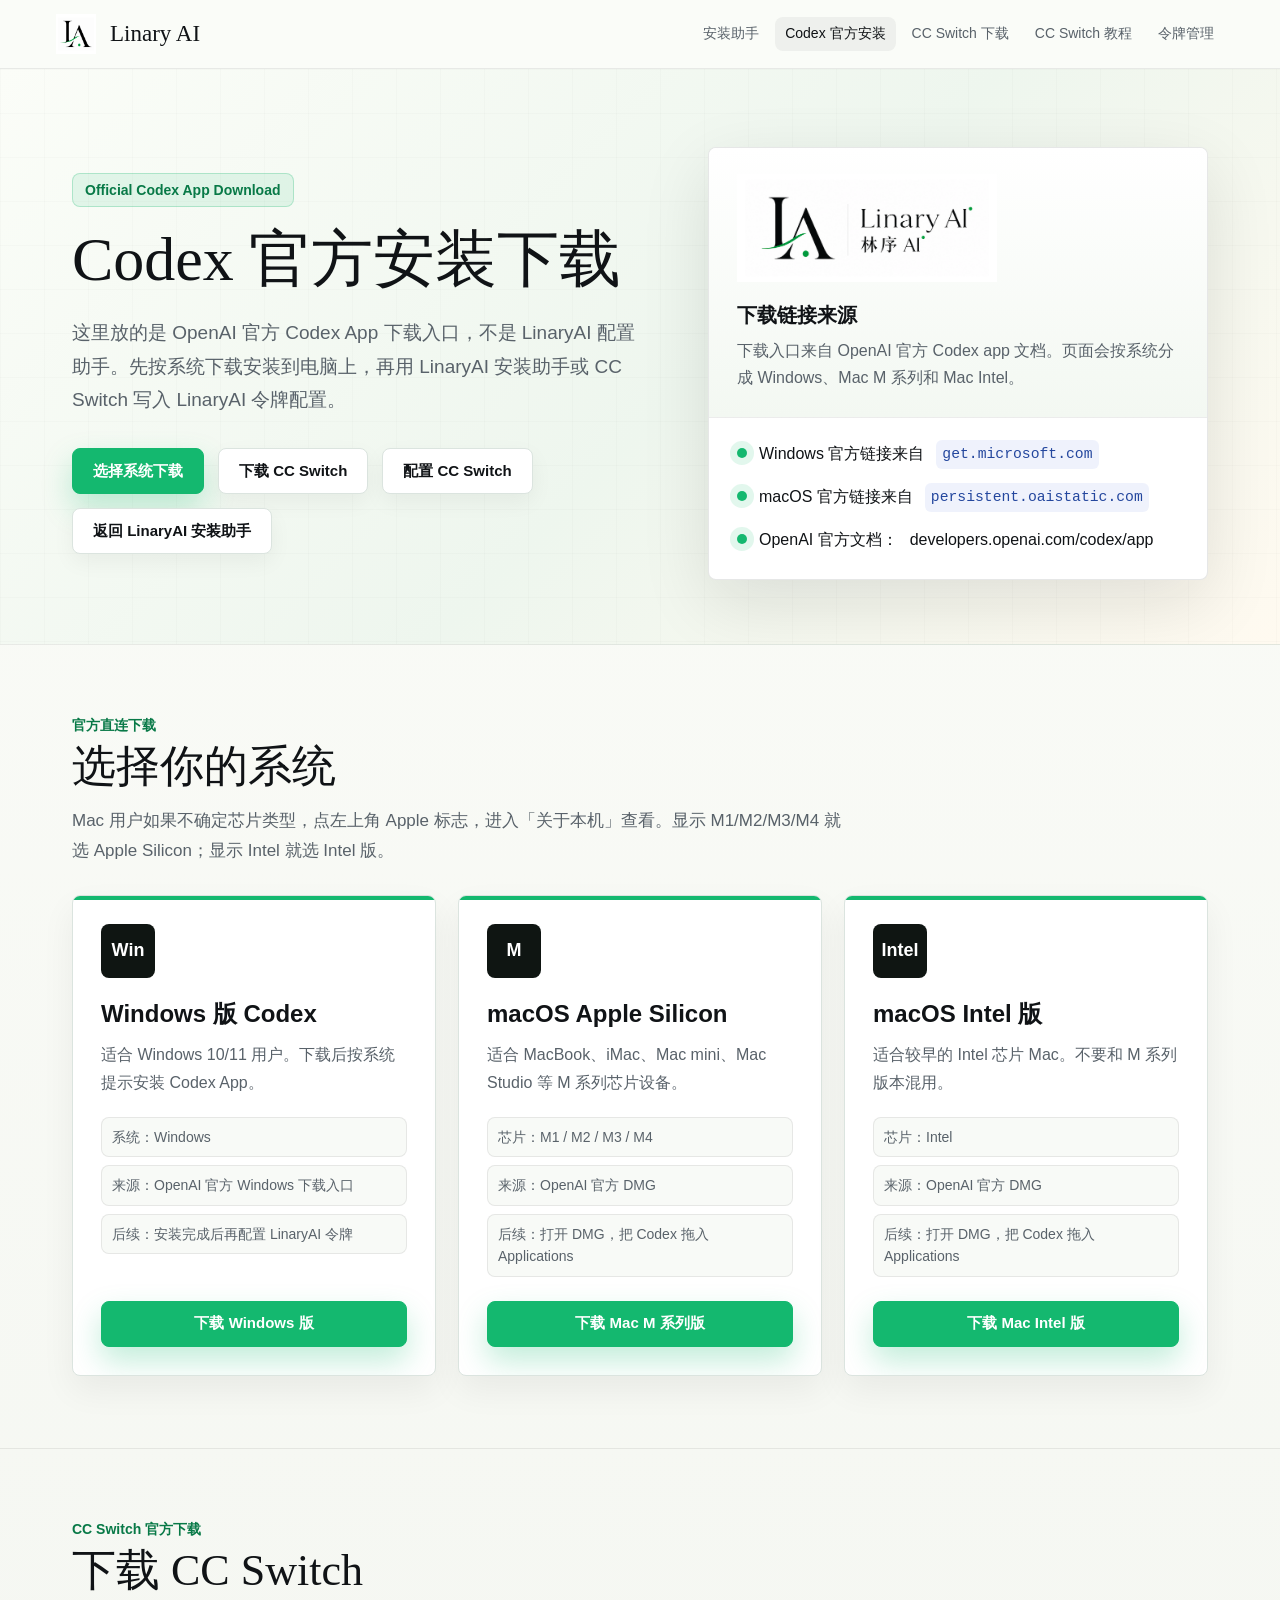
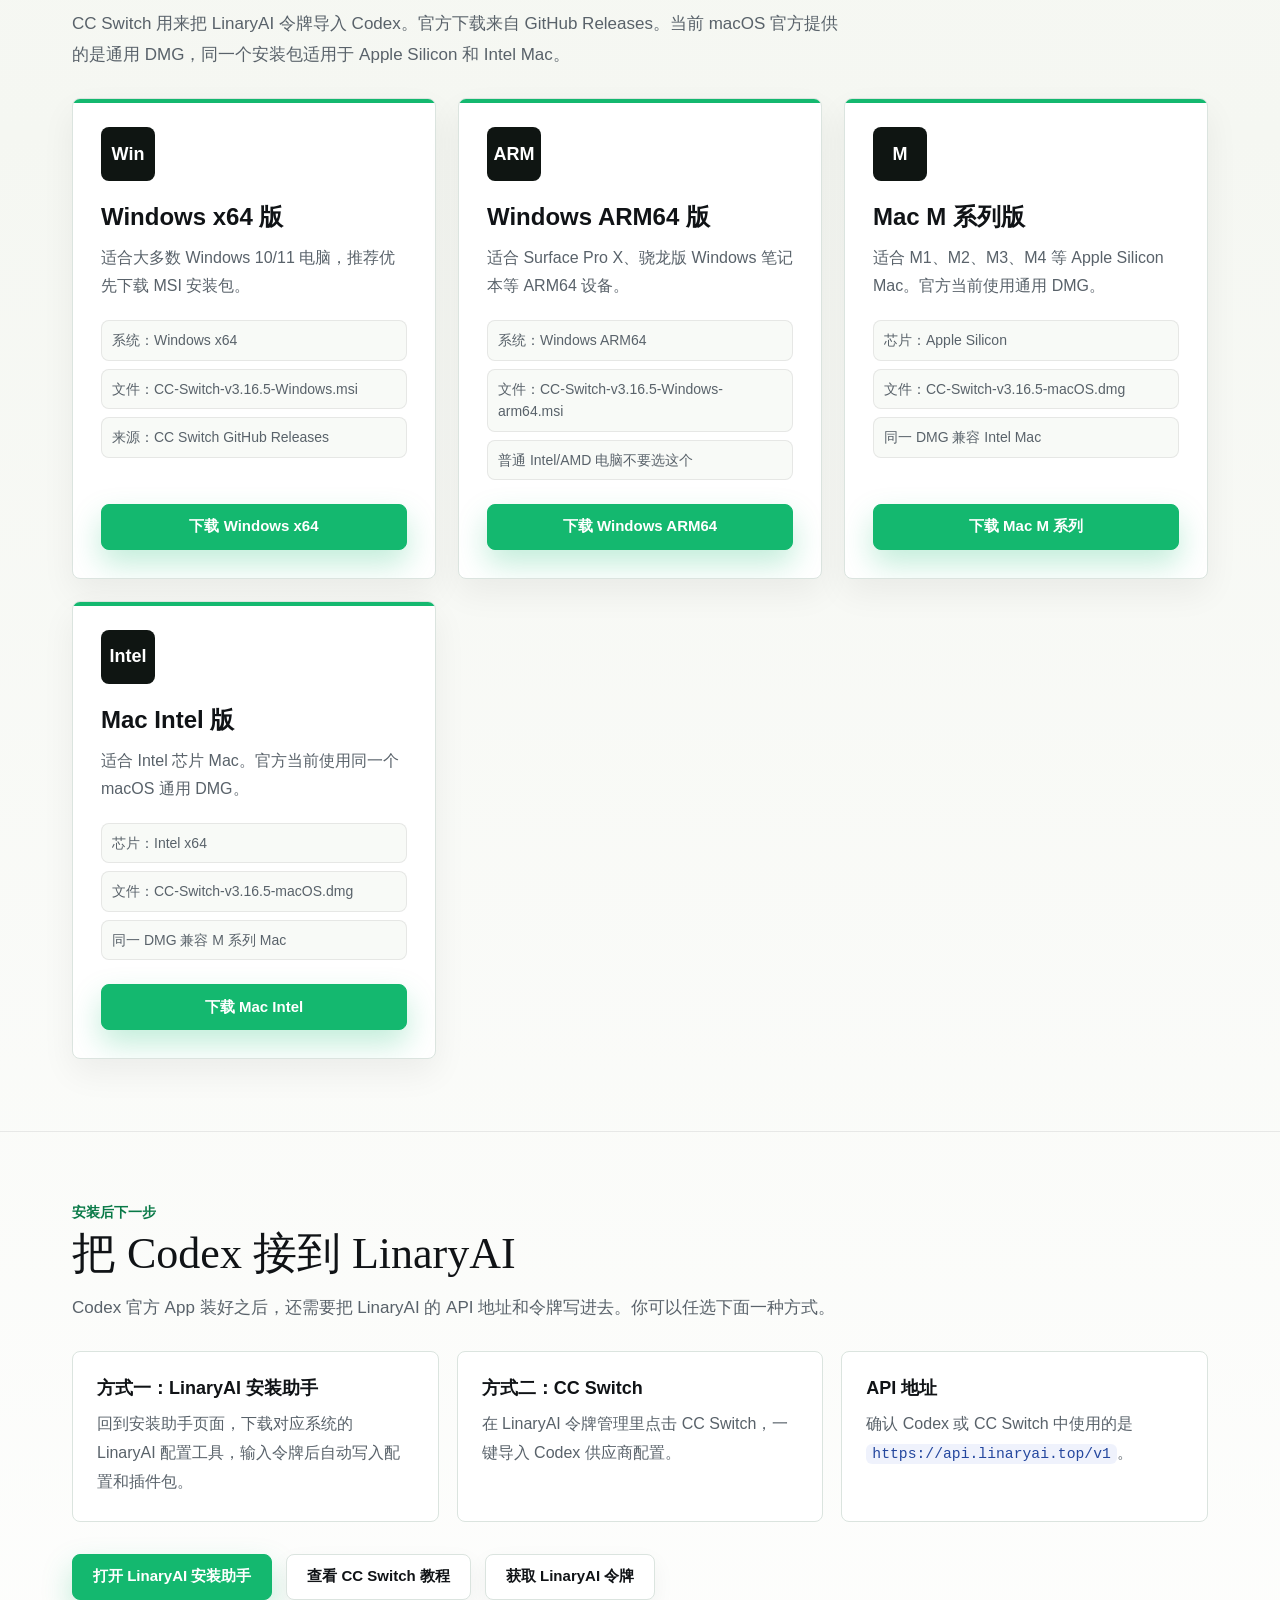
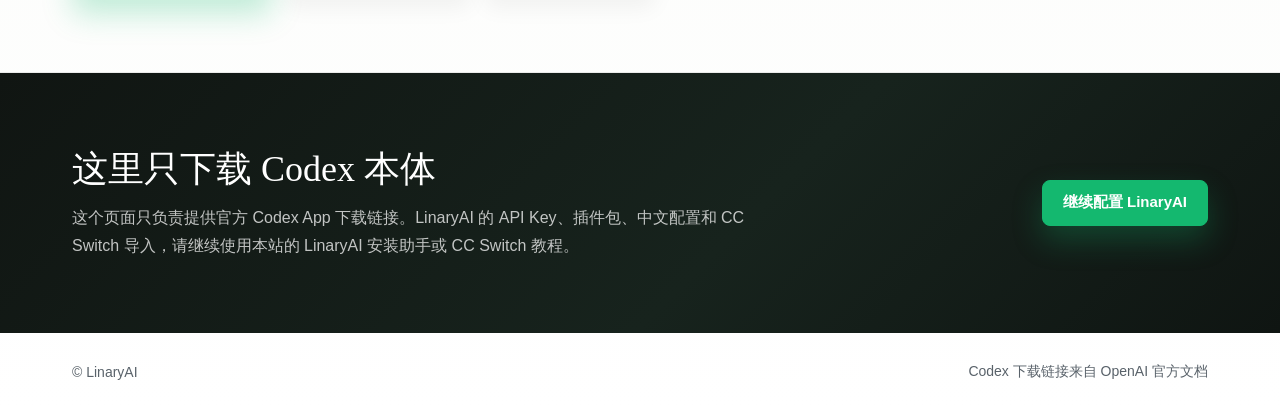
<file: codex/codex-install.html>
<!doctype html>
<html lang="zh-CN">
<head>
  <meta charset="utf-8">
  <meta name="viewport" content="width=device-width, initial-scale=1">
  <title>Codex 官方安装下载 - LinaryAI</title>
  <meta name="description" content="Codex 官方安装下载入口，包含 Windows、macOS Apple Silicon 和 macOS Intel 三个官方直连下载链接。">
  <link rel="shortcut icon" href="/codex/favicon.ico?v=20260710">
  <link rel="icon" href="/codex/assets/favicon.ico?v=20260710" sizes="any">
  <link rel="icon" type="image/png" sizes="32x32" href="/codex/assets/favicon-32.png?v=20260710">
  <link rel="apple-touch-icon" sizes="180x180" href="/codex/assets/apple-touch-icon.png?v=20260710">
  <style>
    :root {
      --green: #14b86f;
      --green-dark: #087947;
      --blue: #315fd6;
      --ink: #101316;
      --muted: #59626a;
      --line: #dbe4df;
      --paper: #f5f7f2;
      --white: #ffffff;
      --dark: #0f1512;
      --shadow: 0 22px 70px rgba(16, 19, 22, 0.11);
      --serif: "Times New Roman", "Songti SC", "Noto Serif SC", serif;
      --sans: -apple-system, BlinkMacSystemFont, "Segoe UI", "Microsoft YaHei UI", "PingFang SC", sans-serif;
    }

    * { box-sizing: border-box; }
    html { scroll-behavior: smooth; }
    body {
      margin: 0;
      color: var(--ink);
      background: linear-gradient(180deg, #fbfcf8 0%, var(--paper) 48%, #ffffff 100%);
      font-family: var(--sans);
      letter-spacing: 0;
    }
    a { color: inherit; text-decoration: none; }
    code {
      padding: 2px 6px;
      border-radius: 6px;
      background: rgba(49, 95, 214, 0.08);
      color: #24479e;
      font-family: Consolas, "SFMono-Regular", monospace;
      font-size: 0.92em;
      word-break: break-word;
    }

    .nav {
      position: sticky;
      top: 0;
      z-index: 20;
      display: flex;
      align-items: center;
      justify-content: space-between;
      padding: 14px 56px;
      background: rgba(250, 252, 248, 0.9);
      border-bottom: 1px solid rgba(16, 19, 22, 0.08);
      backdrop-filter: blur(20px);
    }
    .brand {
      display: flex;
      align-items: center;
      gap: 14px;
      min-width: 220px;
    }
    .brand img {
      width: 40px;
      height: 40px;
      object-fit: contain;
    }
    .brand span {
      font-family: var(--serif);
      font-size: 23px;
    }
    .nav-links {
      display: flex;
      align-items: center;
      gap: 6px;
      color: var(--muted);
      font-size: 14px;
    }
    .nav-links a {
      padding: 8px 10px;
      border-radius: 8px;
    }
    .nav-links a:hover,
    .nav-links a[aria-current="page"] {
      color: var(--ink);
      background: rgba(16, 19, 22, 0.05);
    }

    .hero {
      position: relative;
      display: grid;
      grid-template-columns: minmax(0, 1fr) minmax(380px, 500px);
      gap: 56px;
      align-items: center;
      min-height: 560px;
      padding: 78px 72px 64px;
      background: linear-gradient(135deg, #fbfdf8 0%, #eef6ee 54%, #fffaf0 100%);
      border-bottom: 1px solid rgba(16, 19, 22, 0.08);
      overflow: hidden;
    }
    .hero::before {
      content: "";
      position: absolute;
      inset: 0;
      background-image:
        linear-gradient(rgba(16, 19, 22, 0.045) 1px, transparent 1px),
        linear-gradient(90deg, rgba(16, 19, 22, 0.045) 1px, transparent 1px);
      background-size: 44px 44px;
      opacity: 0.38;
      pointer-events: none;
    }
    .hero > * { position: relative; z-index: 1; }
    .eyebrow {
      display: inline-flex;
      align-items: center;
      padding: 8px 12px;
      color: var(--green-dark);
      font-weight: 700;
      font-size: 14px;
      margin-bottom: 20px;
      background: rgba(20, 184, 111, 0.1);
      border: 1px solid rgba(20, 184, 111, 0.25);
      border-radius: 8px;
    }
    h1 {
      margin: 0;
      max-width: 760px;
      font-family: var(--serif);
      font-size: 62px;
      line-height: 1.05;
      font-weight: 500;
      letter-spacing: 0;
    }
    .hero-copy {
      max-width: 700px;
      margin: 24px 0 0;
      color: var(--muted);
      font-size: 19px;
      line-height: 1.75;
    }
    .actions {
      display: flex;
      flex-wrap: wrap;
      gap: 14px;
      margin-top: 32px;
    }
    .btn {
      display: inline-flex;
      align-items: center;
      justify-content: center;
      min-height: 46px;
      padding: 0 20px;
      border-radius: 8px;
      border: 1px solid var(--line);
      font-weight: 700;
      font-size: 15px;
      background: var(--white);
      color: var(--ink);
      box-shadow: 0 8px 22px rgba(16, 19, 22, 0.05);
      transition: transform 160ms ease, box-shadow 160ms ease, border-color 160ms ease, background 160ms ease;
    }
    .btn.primary {
      color: #fff;
      background: var(--green);
      border-color: var(--green);
      box-shadow: 0 14px 30px rgba(20, 184, 111, 0.26);
    }
    .btn.dark {
      color: #fff;
      background: var(--dark);
      border-color: var(--dark);
    }
    .btn:hover {
      transform: translateY(-1px);
      border-color: rgba(16, 19, 22, 0.2);
      box-shadow: 0 16px 34px rgba(16, 19, 22, 0.09);
    }
    .btn.primary:hover {
      background: #0da563;
      border-color: #0da563;
      box-shadow: 0 18px 38px rgba(20, 184, 111, 0.32);
    }

    .source-panel {
      background: #fff;
      border: 1px solid rgba(16, 19, 22, 0.1);
      border-radius: 8px;
      overflow: hidden;
      box-shadow: var(--shadow);
    }
    .source-head {
      padding: 26px 28px;
      background: linear-gradient(180deg, #ffffff 0%, #f3f8f2 100%);
      border-bottom: 1px solid rgba(16, 19, 22, 0.08);
    }
    .source-head img {
      width: 260px;
      max-width: 100%;
      height: auto;
      display: block;
      margin-bottom: 20px;
    }
    .source-head strong {
      display: block;
      font-size: 20px;
      margin-bottom: 8px;
    }
    .source-head p {
      margin: 0;
      color: var(--muted);
      line-height: 1.7;
    }
    .source-list {
      padding: 22px 28px 26px;
      margin: 0;
      list-style: none;
      display: grid;
      gap: 14px;
    }
    .source-list li {
      display: flex;
      gap: 12px;
      align-items: flex-start;
      line-height: 1.7;
    }
    .source-list li::before {
      content: "";
      width: 10px;
      height: 10px;
      margin-top: 8px;
      border-radius: 99px;
      background: var(--green);
      box-shadow: 0 0 0 7px rgba(20, 184, 111, 0.12);
      flex: 0 0 auto;
    }
    .source-list a {
      overflow-wrap: anywhere;
      word-break: break-word;
    }

    section {
      padding: 72px;
      border-bottom: 1px solid rgba(16, 19, 22, 0.08);
    }
    .section-heading {
      display: flex;
      align-items: flex-end;
      justify-content: space-between;
      gap: 24px;
      margin-bottom: 28px;
    }
    .kicker {
      margin: 0 0 8px;
      color: var(--green-dark);
      font-weight: 800;
      font-size: 14px;
    }
    .section-title {
      margin: 0;
      font-family: var(--serif);
      font-size: 44px;
      line-height: 1.1;
      font-weight: 500;
      letter-spacing: 0;
    }
    .section-lead {
      max-width: 780px;
      margin: 14px 0 0;
      color: var(--muted);
      font-size: 17px;
      line-height: 1.8;
    }

    .download-grid {
      display: grid;
      grid-template-columns: repeat(3, minmax(0, 1fr));
      gap: 22px;
    }
    .download-card {
      position: relative;
      display: flex;
      min-height: 390px;
      flex-direction: column;
      padding: 28px;
      background: #fff;
      border: 1px solid var(--line);
      border-radius: 8px;
      box-shadow: 0 14px 34px rgba(16, 19, 22, 0.06);
      overflow: hidden;
    }
    .download-card::before {
      content: "";
      position: absolute;
      inset: 0 0 auto 0;
      height: 4px;
      background: var(--green);
    }
    .platform {
      display: inline-flex;
      align-items: center;
      justify-content: center;
      width: 54px;
      height: 54px;
      margin-bottom: 20px;
      border-radius: 8px;
      color: #fff;
      background: var(--dark);
      font-weight: 800;
      font-size: 18px;
    }
    .download-card h3 {
      margin: 0;
      font-size: 24px;
      line-height: 1.3;
    }
    .download-card p {
      margin: 12px 0 0;
      color: var(--muted);
      line-height: 1.75;
    }
    .download-meta {
      display: grid;
      gap: 8px;
      margin: 20px 0 24px;
      color: var(--muted);
      font-size: 14px;
      line-height: 1.6;
    }
    .download-meta span {
      padding: 8px 10px;
      border: 1px solid rgba(16, 19, 22, 0.08);
      border-radius: 8px;
      background: #f8faf7;
    }
    .download-card .btn {
      margin-top: auto;
      width: 100%;
    }

    .next {
      display: grid;
      grid-template-columns: repeat(3, minmax(0, 1fr));
      gap: 18px;
    }
    .next-card {
      padding: 24px;
      border: 1px solid var(--line);
      border-radius: 8px;
      background: #fff;
    }
    .next-card h3 {
      margin: 0 0 10px;
      font-size: 18px;
    }
    .next-card p {
      margin: 0;
      color: var(--muted);
      line-height: 1.8;
    }

    .note {
      display: flex;
      gap: 24px;
      align-items: center;
      justify-content: space-between;
      background: linear-gradient(135deg, #101512 0%, #17231d 58%, #0f1512 100%);
      color: #fff;
      border-bottom: 0;
    }
    .note h2 {
      margin: 0;
      font-family: var(--serif);
      font-size: 36px;
      font-weight: 500;
    }
    .note p {
      max-width: 720px;
      margin: 10px 0 0;
      color: rgba(255,255,255,0.74);
      line-height: 1.8;
    }
    footer {
      display: flex;
      align-items: center;
      justify-content: space-between;
      gap: 24px;
      padding: 30px 72px;
      color: var(--muted);
      font-size: 14px;
    }

    @media (prefers-reduced-motion: reduce) {
      html { scroll-behavior: auto; }
      .btn { transition: none; }
      .btn:hover { transform: none; }
    }
    @media (max-width: 1050px) {
      .download-grid, .next { grid-template-columns: 1fr; }
      .download-card { min-height: 0; }
    }
    @media (max-width: 900px) {
      .nav, .hero, section, footer { padding-left: 24px; padding-right: 24px; }
      .nav-links { display: none; }
      .hero { grid-template-columns: 1fr; gap: 34px; min-height: auto; padding-top: 54px; }
      h1 { font-size: 44px; }
      .hero-copy { font-size: 17px; }
      .section-heading, .note, footer { align-items: flex-start; flex-direction: column; }
    }
    @media (max-width: 560px) {
      .nav { padding-top: 12px; padding-bottom: 12px; }
      .brand { min-width: 0; gap: 10px; }
      .brand span { font-size: 20px; }
      h1 { font-size: 38px; line-height: 1.08; }
      .section-title { font-size: 34px; }
      .actions { width: 100%; }
      .btn { width: 100%; }
      .source-head, .source-list, .download-card, .next-card { padding-left: 20px; padding-right: 20px; }
    }
  </style>
</head>
<body>
  <nav class="nav">
    <a class="brand" href="/codex/">
      <img src="assets/linary-logo.png" alt="LinaryAI">
      <span>Linary AI</span>
    </a>
    <div class="nav-links">
      <a href="/codex/">安装助手</a>
      <a href="codex-install.html" aria-current="page">Codex 官方安装</a>
      <a href="#ccswitch-downloads">CC Switch 下载</a>
      <a href="ccswitch.html">CC Switch 教程</a>
      <a href="https://api.linaryai.top/keys">令牌管理</a>
    </div>
  </nav>

  <main>
    <section class="hero">
      <div>
        <div class="eyebrow">Official Codex App Download</div>
        <h1>Codex 官方安装下载</h1>
        <p class="hero-copy">这里放的是 OpenAI 官方 Codex App 下载入口，不是 LinaryAI 配置助手。先按系统下载安装到电脑上，再用 LinaryAI 安装助手或 CC Switch 写入 LinaryAI 令牌配置。</p>
        <div class="actions">
          <a class="btn primary" href="#downloads">选择系统下载</a>
          <a class="btn" href="#ccswitch-downloads">下载 CC Switch</a>
          <a class="btn" href="ccswitch.html">配置 CC Switch</a>
          <a class="btn" href="/codex/">返回 LinaryAI 安装助手</a>
        </div>
      </div>

      <aside class="source-panel" aria-label="官方来源">
        <div class="source-head">
          <img src="assets/linary-lockup.png" alt="LinaryAI">
          <strong>下载链接来源</strong>
          <p>下载入口来自 OpenAI 官方 Codex app 文档。页面会按系统分成 Windows、Mac M 系列和 Mac Intel。</p>
        </div>
        <ul class="source-list">
          <li>Windows 官方链接来自 <code>get.microsoft.com</code></li>
          <li>macOS 官方链接来自 <code>persistent.oaistatic.com</code></li>
          <li>OpenAI 官方文档：<a href="https://developers.openai.com/codex/app" target="_blank" rel="noreferrer">developers.openai.com/codex/app</a></li>
        </ul>
      </aside>
    </section>

    <section id="downloads">
      <div class="section-heading">
        <div>
          <p class="kicker">官方直连下载</p>
          <h2 class="section-title">选择你的系统</h2>
          <p class="section-lead">Mac 用户如果不确定芯片类型，点左上角 Apple 标志，进入「关于本机」查看。显示 M1/M2/M3/M4 就选 Apple Silicon；显示 Intel 就选 Intel 版。</p>
        </div>
      </div>

      <div class="download-grid">
        <article class="download-card">
          <span class="platform">Win</span>
          <h3>Windows 版 Codex</h3>
          <p>适合 Windows 10/11 用户。下载后按系统提示安装 Codex App。</p>
          <div class="download-meta">
            <span>系统：Windows</span>
            <span>来源：OpenAI 官方 Windows 下载入口</span>
            <span>后续：安装完成后再配置 LinaryAI 令牌</span>
          </div>
          <a class="btn primary" href="https://get.microsoft.com/installer/download/9PLM9XGG6VKS?cid=website_cta_psi">下载 Windows 版</a>
        </article>

        <article class="download-card">
          <span class="platform">M</span>
          <h3>macOS Apple Silicon</h3>
          <p>适合 MacBook、iMac、Mac mini、Mac Studio 等 M 系列芯片设备。</p>
          <div class="download-meta">
            <span>芯片：M1 / M2 / M3 / M4</span>
            <span>来源：OpenAI 官方 DMG</span>
            <span>后续：打开 DMG，把 Codex 拖入 Applications</span>
          </div>
          <a class="btn primary" href="https://persistent.oaistatic.com/codex-app-prod/Codex.dmg">下载 Mac M 系列版</a>
        </article>

        <article class="download-card">
          <span class="platform">Intel</span>
          <h3>macOS Intel 版</h3>
          <p>适合较早的 Intel 芯片 Mac。不要和 M 系列版本混用。</p>
          <div class="download-meta">
            <span>芯片：Intel</span>
            <span>来源：OpenAI 官方 DMG</span>
            <span>后续：打开 DMG，把 Codex 拖入 Applications</span>
          </div>
          <a class="btn primary" href="https://persistent.oaistatic.com/codex-app-prod/Codex-latest-x64.dmg">下载 Mac Intel 版</a>
        </article>
      </div>
    </section>

    <section id="ccswitch-downloads">
      <div class="section-heading">
        <div>
          <p class="kicker">CC Switch 官方下载</p>
          <h2 class="section-title">下载 CC Switch</h2>
          <p class="section-lead">CC Switch 用来把 LinaryAI 令牌导入 Codex。官方下载来自 GitHub Releases。当前 macOS 官方提供的是通用 DMG，同一个安装包适用于 Apple Silicon 和 Intel Mac。</p>
        </div>
      </div>

      <div class="download-grid">
        <article class="download-card">
          <span class="platform">Win</span>
          <h3>Windows x64 版</h3>
          <p>适合大多数 Windows 10/11 电脑，推荐优先下载 MSI 安装包。</p>
          <div class="download-meta">
            <span>系统：Windows x64</span>
            <span>文件：CC-Switch-v3.16.5-Windows.msi</span>
            <span>来源：CC Switch GitHub Releases</span>
          </div>
          <a class="btn primary" href="https://github.com/farion1231/cc-switch/releases/download/v3.16.5/CC-Switch-v3.16.5-Windows.msi">下载 Windows x64</a>
        </article>

        <article class="download-card">
          <span class="platform">ARM</span>
          <h3>Windows ARM64 版</h3>
          <p>适合 Surface Pro X、骁龙版 Windows 笔记本等 ARM64 设备。</p>
          <div class="download-meta">
            <span>系统：Windows ARM64</span>
            <span>文件：CC-Switch-v3.16.5-Windows-arm64.msi</span>
            <span>普通 Intel/AMD 电脑不要选这个</span>
          </div>
          <a class="btn primary" href="https://github.com/farion1231/cc-switch/releases/download/v3.16.5/CC-Switch-v3.16.5-Windows-arm64.msi">下载 Windows ARM64</a>
        </article>

        <article class="download-card">
          <span class="platform">M</span>
          <h3>Mac M 系列版</h3>
          <p>适合 M1、M2、M3、M4 等 Apple Silicon Mac。官方当前使用通用 DMG。</p>
          <div class="download-meta">
            <span>芯片：Apple Silicon</span>
            <span>文件：CC-Switch-v3.16.5-macOS.dmg</span>
            <span>同一 DMG 兼容 Intel Mac</span>
          </div>
          <a class="btn primary" href="https://github.com/farion1231/cc-switch/releases/download/v3.16.5/CC-Switch-v3.16.5-macOS.dmg">下载 Mac M 系列</a>
        </article>

        <article class="download-card">
          <span class="platform">Intel</span>
          <h3>Mac Intel 版</h3>
          <p>适合 Intel 芯片 Mac。官方当前使用同一个 macOS 通用 DMG。</p>
          <div class="download-meta">
            <span>芯片：Intel x64</span>
            <span>文件：CC-Switch-v3.16.5-macOS.dmg</span>
            <span>同一 DMG 兼容 M 系列 Mac</span>
          </div>
          <a class="btn primary" href="https://github.com/farion1231/cc-switch/releases/download/v3.16.5/CC-Switch-v3.16.5-macOS.dmg">下载 Mac Intel</a>
        </article>
      </div>
    </section>

    <section>
      <div class="section-heading">
        <div>
          <p class="kicker">安装后下一步</p>
          <h2 class="section-title">把 Codex 接到 LinaryAI</h2>
          <p class="section-lead">Codex 官方 App 装好之后，还需要把 LinaryAI 的 API 地址和令牌写进去。你可以任选下面一种方式。</p>
        </div>
      </div>
      <div class="next">
        <article class="next-card">
          <h3>方式一：LinaryAI 安装助手</h3>
          <p>回到安装助手页面，下载对应系统的 LinaryAI 配置工具，输入令牌后自动写入配置和插件包。</p>
        </article>
        <article class="next-card">
          <h3>方式二：CC Switch</h3>
          <p>在 LinaryAI 令牌管理里点击 CC Switch，一键导入 Codex 供应商配置。</p>
        </article>
        <article class="next-card">
          <h3>API 地址</h3>
          <p>确认 Codex 或 CC Switch 中使用的是 <code>https://api.linaryai.top/v1</code>。</p>
        </article>
      </div>
      <div class="actions">
        <a class="btn primary" href="/codex/">打开 LinaryAI 安装助手</a>
        <a class="btn" href="ccswitch.html">查看 CC Switch 教程</a>
        <a class="btn" href="https://api.linaryai.top/keys">获取 LinaryAI 令牌</a>
      </div>
    </section>

    <section class="note">
      <div>
        <h2>这里只下载 Codex 本体</h2>
        <p>这个页面只负责提供官方 Codex App 下载链接。LinaryAI 的 API Key、插件包、中文配置和 CC Switch 导入，请继续使用本站的 LinaryAI 安装助手或 CC Switch 教程。</p>
      </div>
      <a class="btn primary" href="/codex/">继续配置 LinaryAI</a>
    </section>
  </main>

  <footer>
    <span>© LinaryAI</span>
    <span>Codex 下载链接来自 OpenAI 官方文档</span>
  </footer>
</body>
</html>
</file>
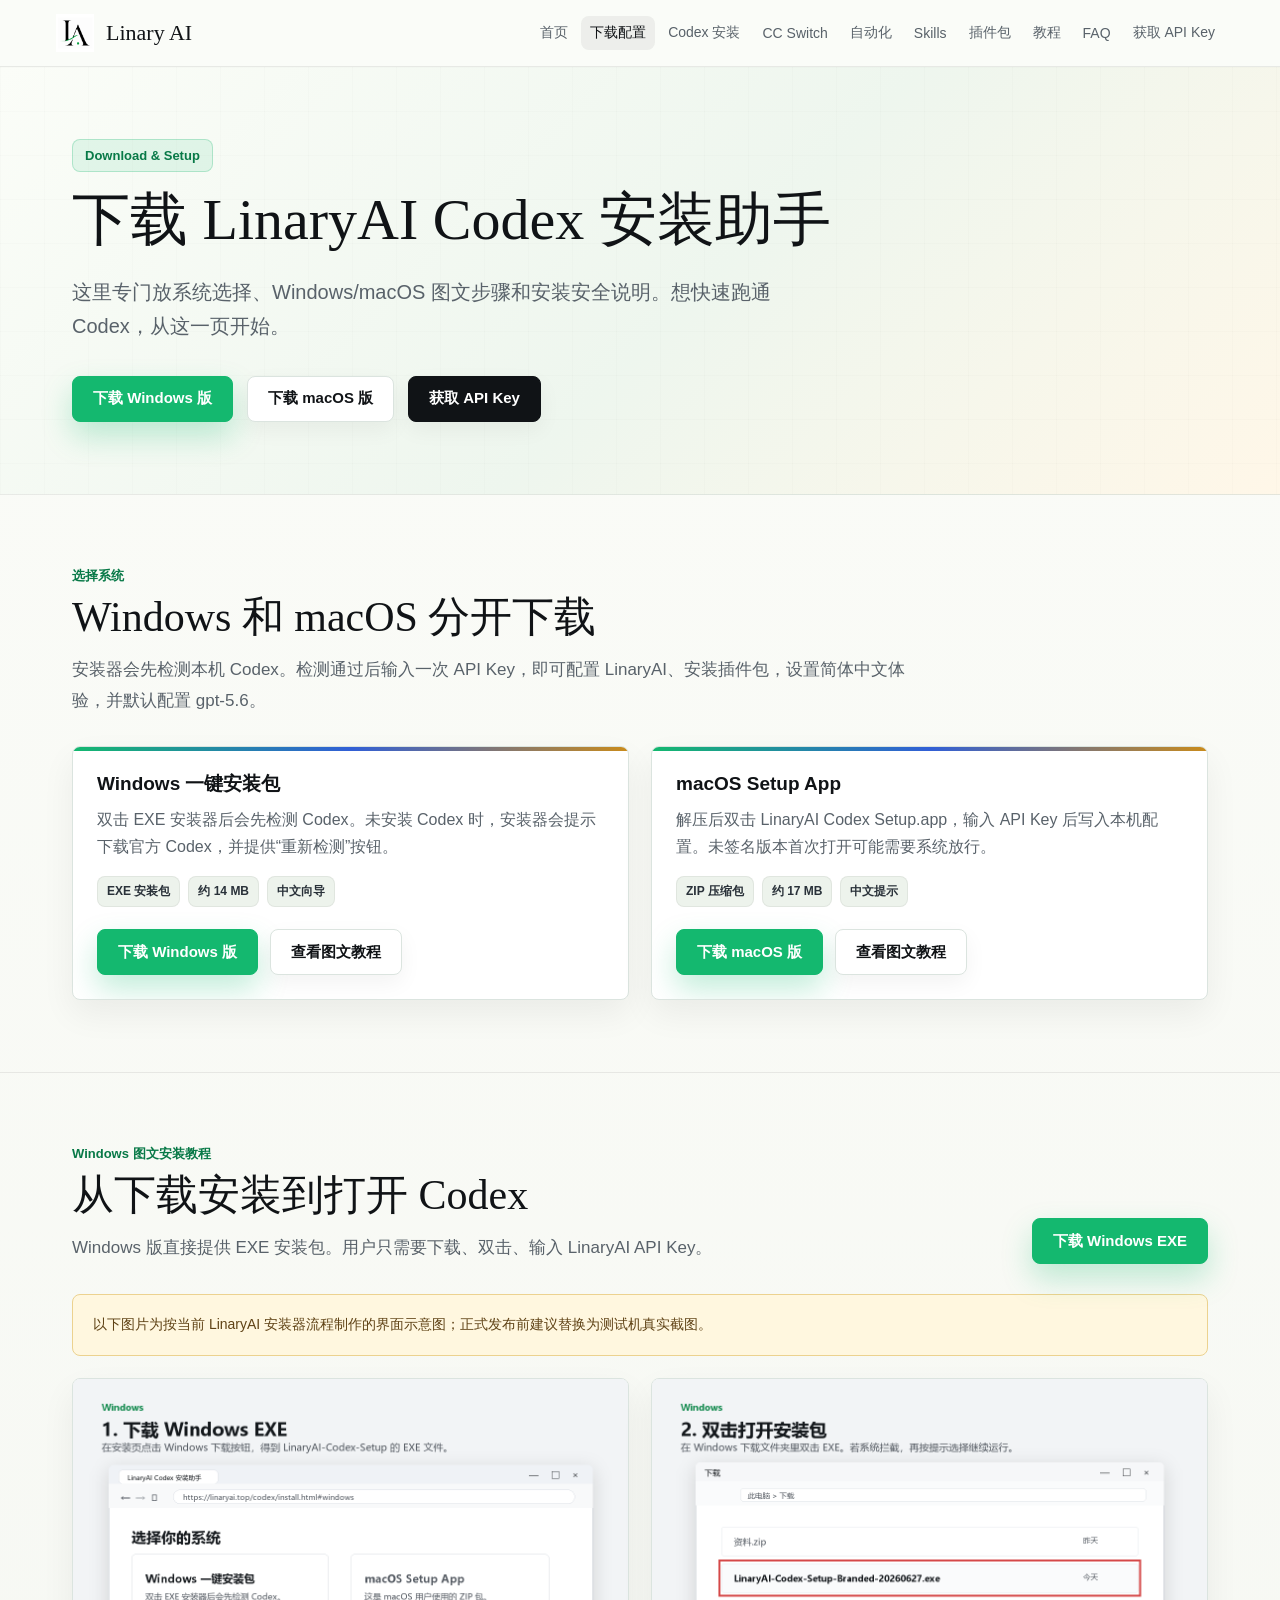
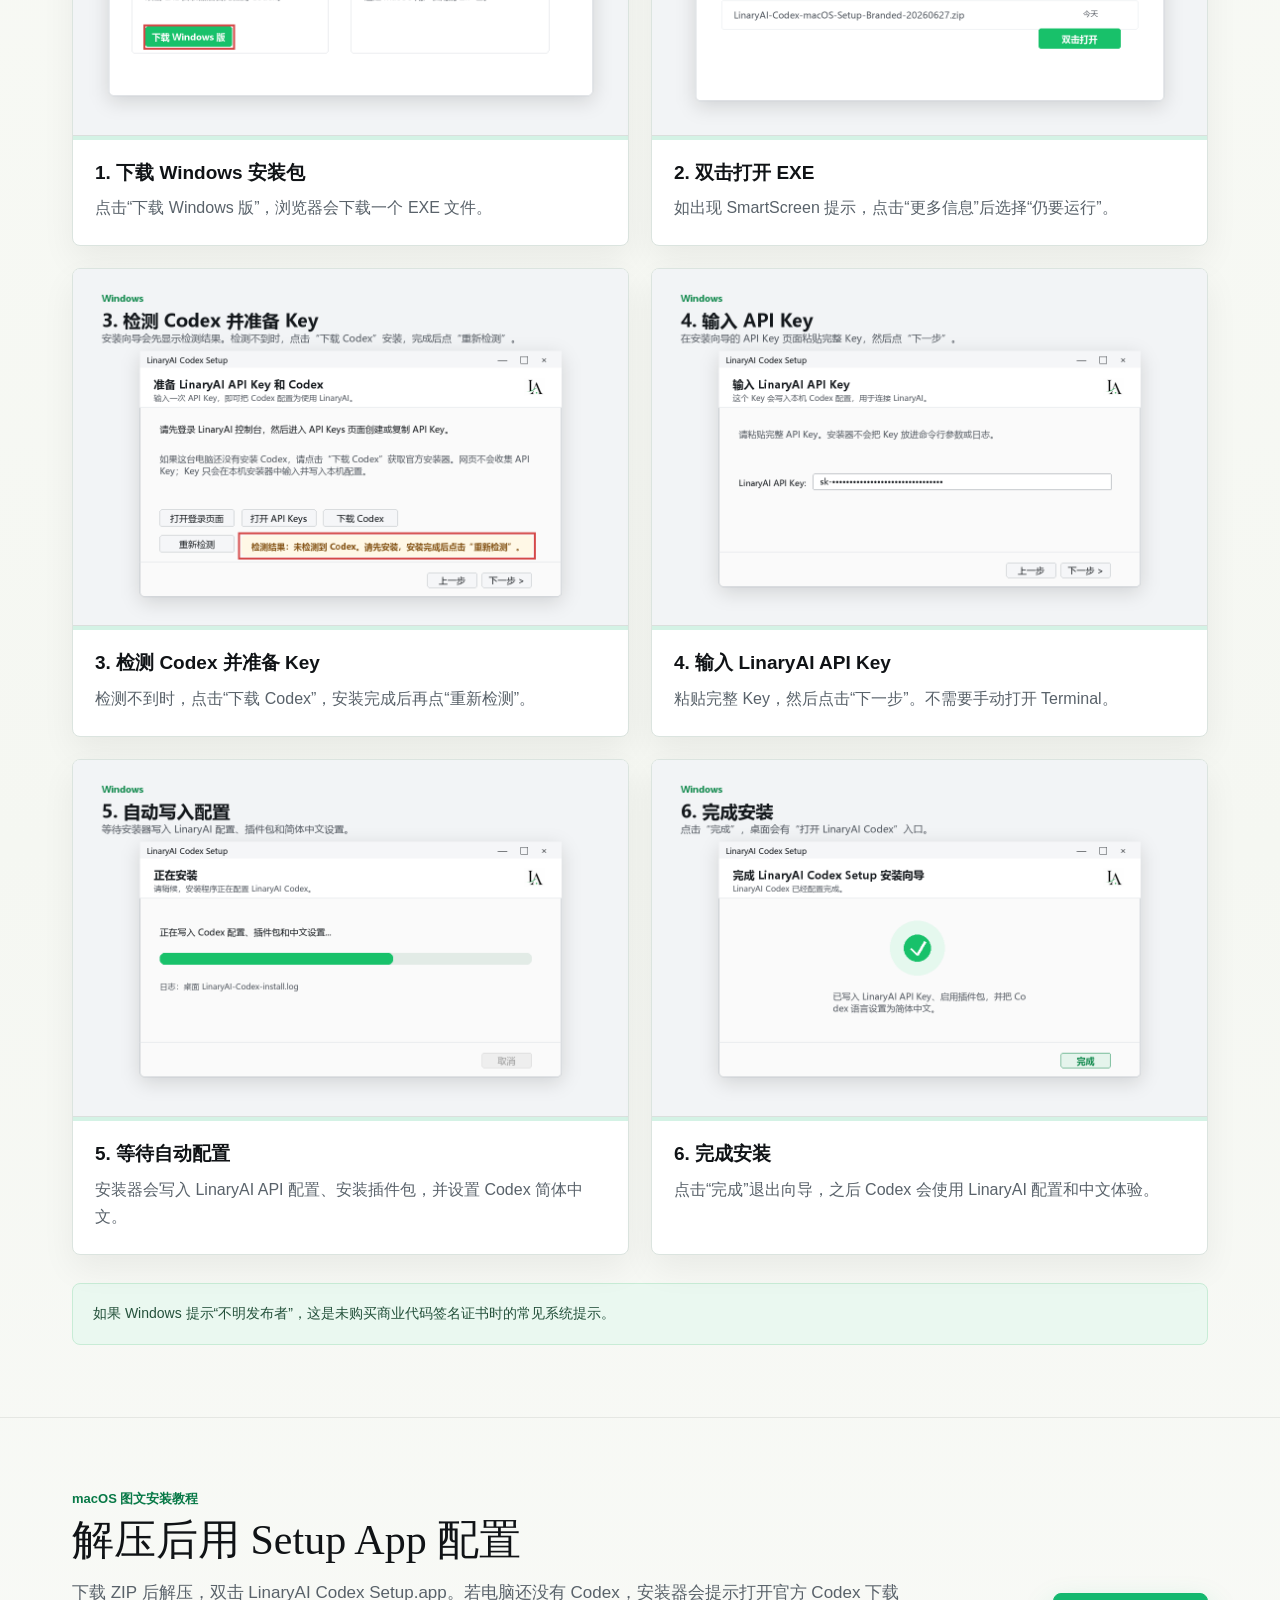
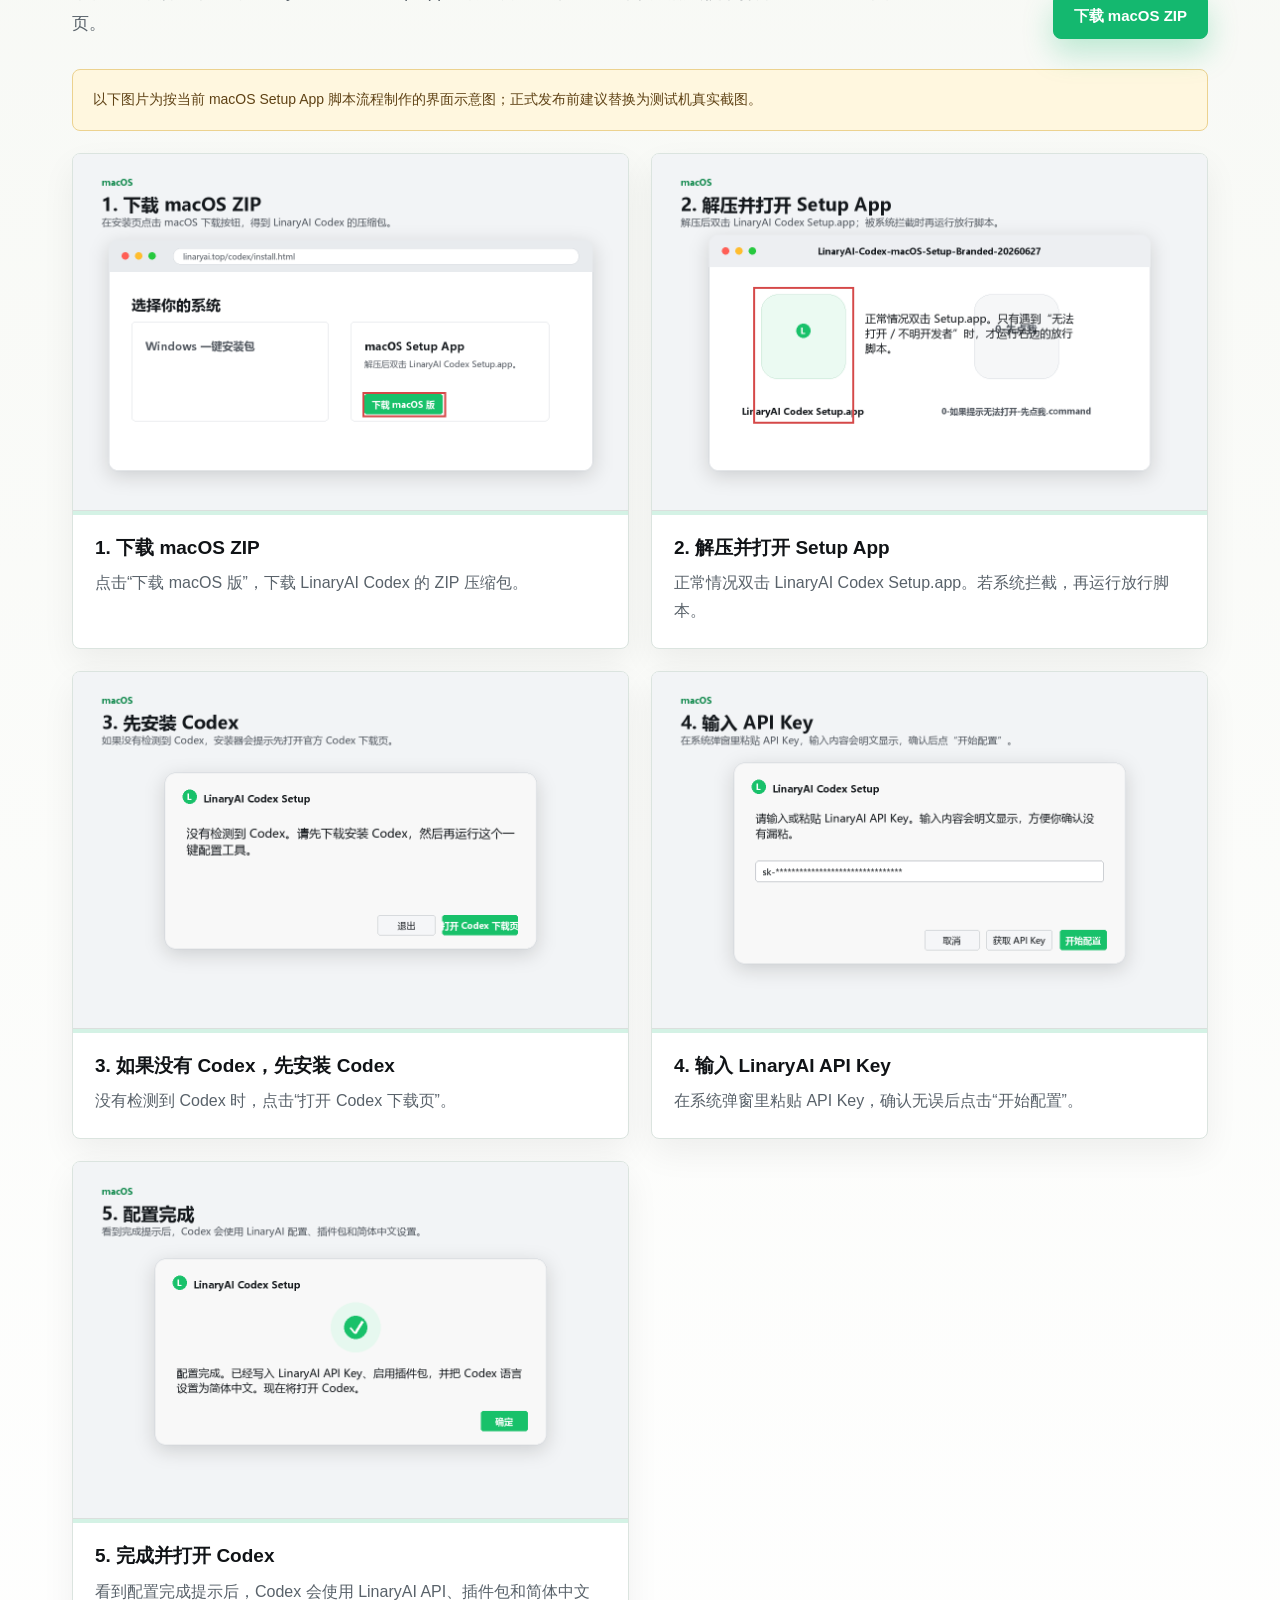
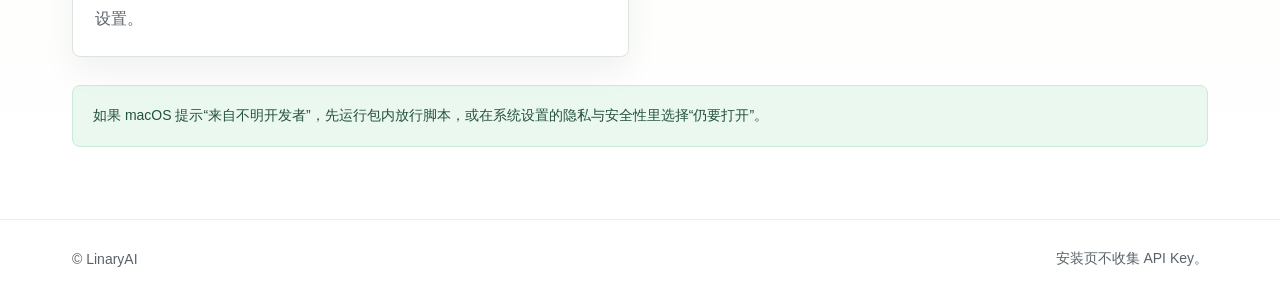
<file: codex/download.html>
<!doctype html>
<html lang="zh-CN">
<head>
  <meta charset="utf-8">
  <meta name="viewport" content="width=device-width, initial-scale=1">
  <title>下载配置 - LinaryAI Codex</title>
  <meta name="description" content="下载 LinaryAI Codex Windows 和 macOS 安装助手，配置 API Key、插件包和简体中文体验。">
  <meta name="robots" content="index,follow">
  <link rel="canonical" href="https://api.linaryai.top/codex/download.html">
  <link rel="shortcut icon" href="/codex/favicon.ico?v=20260710">
  <link rel="stylesheet" href="assets/linary-codex-site.css">
</head>
<body>
  <nav class="nav">
    <a class="brand" href="index.html"><img src="assets/linary-logo.png" alt="LinaryAI"><span>Linary AI</span></a>
    <div class="nav-links">
      <a href="index.html">首页</a>
      <a href="download.html" aria-current="page">下载配置</a>
      <a href="codex-install.html">Codex 安装</a>
      <a href="ccswitch.html">CC Switch</a>
      <a href="automation.html">自动化</a>
      <a href="skills.html">Skills</a>
      <a href="plugins.html">插件包</a>
      <a href="tutorials.html">教程</a>
      <a href="faq.html">FAQ</a>
      <a href="https://api.linaryai.top/keys">获取 API Key</a>
    </div>
  </nav>

  <main>
    <header class="page-hero">
      <div class="page-hero-inner">
        <span class="eyebrow">Download & Setup</span>
        <h1>下载 LinaryAI Codex 安装助手</h1>
        <p class="page-copy">这里专门放系统选择、Windows/macOS 图文步骤和安装安全说明。想快速跑通 Codex，从这一页开始。</p>
        <div class="actions">
          <a class="btn primary" href="downloads/LinaryAI-Codex-Setup-Branded-20260710-gpt56.exe">下载 Windows 版</a>
          <a class="btn" href="downloads/LinaryAI-Codex-macOS-Setup-Branded-20260710-gpt56.zip">下载 macOS 版</a>
          <a class="btn dark" href="https://api.linaryai.top/keys">获取 API Key</a>
        </div>
      </div>
    </header>

    <section>
      <div class="section-heading">
        <div>
          <p class="kicker">选择系统</p>
          <h2 class="section-title">Windows 和 macOS 分开下载</h2>
          <p class="section-lead">安装器会先检测本机 Codex。检测通过后输入一次 API Key，即可配置 LinaryAI、安装插件包，设置简体中文体验，并默认配置 gpt-5.6。</p>
        </div>
      </div>
      <div class="two-grid">
        <div class="download-card">
          <h3>Windows 一键安装包</h3>
          <p>双击 EXE 安装器后会先检测 Codex。未安装 Codex 时，安装器会提示下载官方 Codex，并提供“重新检测”按钮。</p>
          <div class="download-meta">
            <span>EXE 安装包</span>
            <span>约 14 MB</span>
            <span>中文向导</span>
          </div>
          <div class="download-links">
            <a class="btn primary" href="downloads/LinaryAI-Codex-Setup-Branded-20260710-gpt56.exe">下载 Windows 版</a>
            <a class="btn" href="#windows">查看图文教程</a>
          </div>
        </div>
        <div class="download-card">
          <h3>macOS Setup App</h3>
          <p>解压后双击 LinaryAI Codex Setup.app，输入 API Key 后写入本机配置。未签名版本首次打开可能需要系统放行。</p>
          <div class="download-meta">
            <span>ZIP 压缩包</span>
            <span>约 17 MB</span>
            <span>中文提示</span>
          </div>
          <div class="download-links">
            <a class="btn primary" href="downloads/LinaryAI-Codex-macOS-Setup-Branded-20260710-gpt56.zip">下载 macOS 版</a>
            <a class="btn" href="#macos">查看图文教程</a>
          </div>
        </div>
      </div>
    </section>


    <section id="windows">
      <div class="section-heading">
        <div>
          <p class="kicker">Windows 图文安装教程</p>
          <h2 class="section-title">从下载安装到打开 Codex</h2>
          <p class="section-lead">Windows 版直接提供 EXE 安装包。用户只需要下载、双击、输入 LinaryAI API Key。</p>
        </div>
        <a class="btn primary" href="downloads/LinaryAI-Codex-Setup-Branded-20260710-gpt56.exe">下载 Windows EXE</a>
      </div>
      <p class="image-disclaimer">以下图片为按当前 LinaryAI 安装器流程制作的界面示意图；正式发布前建议替换为测试机真实截图。</p>
      <div class="tutorial-grid">
        <article class="tutorial-card"><img src="assets/tutorial-windows-01-download.png" alt="下载 Windows 安装包"><div class="tutorial-copy"><h3>1. 下载 Windows 安装包</h3><p>点击“下载 Windows 版”，浏览器会下载一个 EXE 文件。</p></div></article>
        <article class="tutorial-card"><img src="assets/tutorial-windows-02-open-exe.png" alt="双击打开 EXE"><div class="tutorial-copy"><h3>2. 双击打开 EXE</h3><p>如出现 SmartScreen 提示，点击“更多信息”后选择“仍要运行”。</p></div></article>
        <article class="tutorial-card"><img src="assets/tutorial-windows-03-download-codex.png" alt="检测 Codex"><div class="tutorial-copy"><h3>3. 检测 Codex 并准备 Key</h3><p>检测不到时，点击“下载 Codex”，安装完成后再点“重新检测”。</p></div></article>
        <article class="tutorial-card"><img src="assets/tutorial-windows-04-input-key.png" alt="输入 API Key"><div class="tutorial-copy"><h3>4. 输入 LinaryAI API Key</h3><p>粘贴完整 Key，然后点击“下一步”。不需要手动打开 Terminal。</p></div></article>
        <article class="tutorial-card"><img src="assets/tutorial-windows-05-configure.png" alt="等待自动配置"><div class="tutorial-copy"><h3>5. 等待自动配置</h3><p>安装器会写入 LinaryAI API 配置、安装插件包，并设置 Codex 简体中文。</p></div></article>
        <article class="tutorial-card"><img src="assets/tutorial-windows-06-finish.png" alt="完成安装"><div class="tutorial-copy"><h3>6. 完成安装</h3><p>点击“完成”退出向导，之后 Codex 会使用 LinaryAI 配置和中文体验。</p></div></article>
      </div>
      <p class="tutorial-note">如果 Windows 提示“不明发布者”，这是未购买商业代码签名证书时的常见系统提示。</p>
    </section>

    <section id="macos">
      <div class="section-heading">
        <div>
          <p class="kicker">macOS 图文安装教程</p>
          <h2 class="section-title">解压后用 Setup App 配置</h2>
          <p class="section-lead">下载 ZIP 后解压，双击 LinaryAI Codex Setup.app。若电脑还没有 Codex，安装器会提示打开官方 Codex 下载页。</p>
        </div>
        <a class="btn primary" href="downloads/LinaryAI-Codex-macOS-Setup-Branded-20260710-gpt56.zip">下载 macOS ZIP</a>
      </div>
      <p class="image-disclaimer">以下图片为按当前 macOS Setup App 脚本流程制作的界面示意图；正式发布前建议替换为测试机真实截图。</p>
      <div class="tutorial-grid">
        <article class="tutorial-card"><img src="assets/tutorial-macos-01-download.png" alt="下载 macOS 安装包"><div class="tutorial-copy"><h3>1. 下载 macOS ZIP</h3><p>点击“下载 macOS 版”，下载 LinaryAI Codex 的 ZIP 压缩包。</p></div></article>
        <article class="tutorial-card"><img src="assets/tutorial-macos-02-open-app.png" alt="打开 Setup App"><div class="tutorial-copy"><h3>2. 解压并打开 Setup App</h3><p>正常情况双击 LinaryAI Codex Setup.app。若系统拦截，再运行放行脚本。</p></div></article>
        <article class="tutorial-card"><img src="assets/tutorial-macos-03-download-codex.png" alt="安装 Codex"><div class="tutorial-copy"><h3>3. 如果没有 Codex，先安装 Codex</h3><p>没有检测到 Codex 时，点击“打开 Codex 下载页”。</p></div></article>
        <article class="tutorial-card"><img src="assets/tutorial-macos-04-input-key.png" alt="输入 Key"><div class="tutorial-copy"><h3>4. 输入 LinaryAI API Key</h3><p>在系统弹窗里粘贴 API Key，确认无误后点击“开始配置”。</p></div></article>
        <article class="tutorial-card"><img src="assets/tutorial-macos-05-finish.png" alt="完成配置"><div class="tutorial-copy"><h3>5. 完成并打开 Codex</h3><p>看到配置完成提示后，Codex 会使用 LinaryAI API、插件包和简体中文设置。</p></div></article>
      </div>
      <p class="tutorial-note">如果 macOS 提示“来自不明开发者”，先运行包内放行脚本，或在系统设置的隐私与安全性里选择“仍要打开”。</p>
    </section>
  </main>

  <footer>
    <span>© LinaryAI</span>
    <span>安装页不收集 API Key。</span>
  </footer>
</body>
</html>
</file>
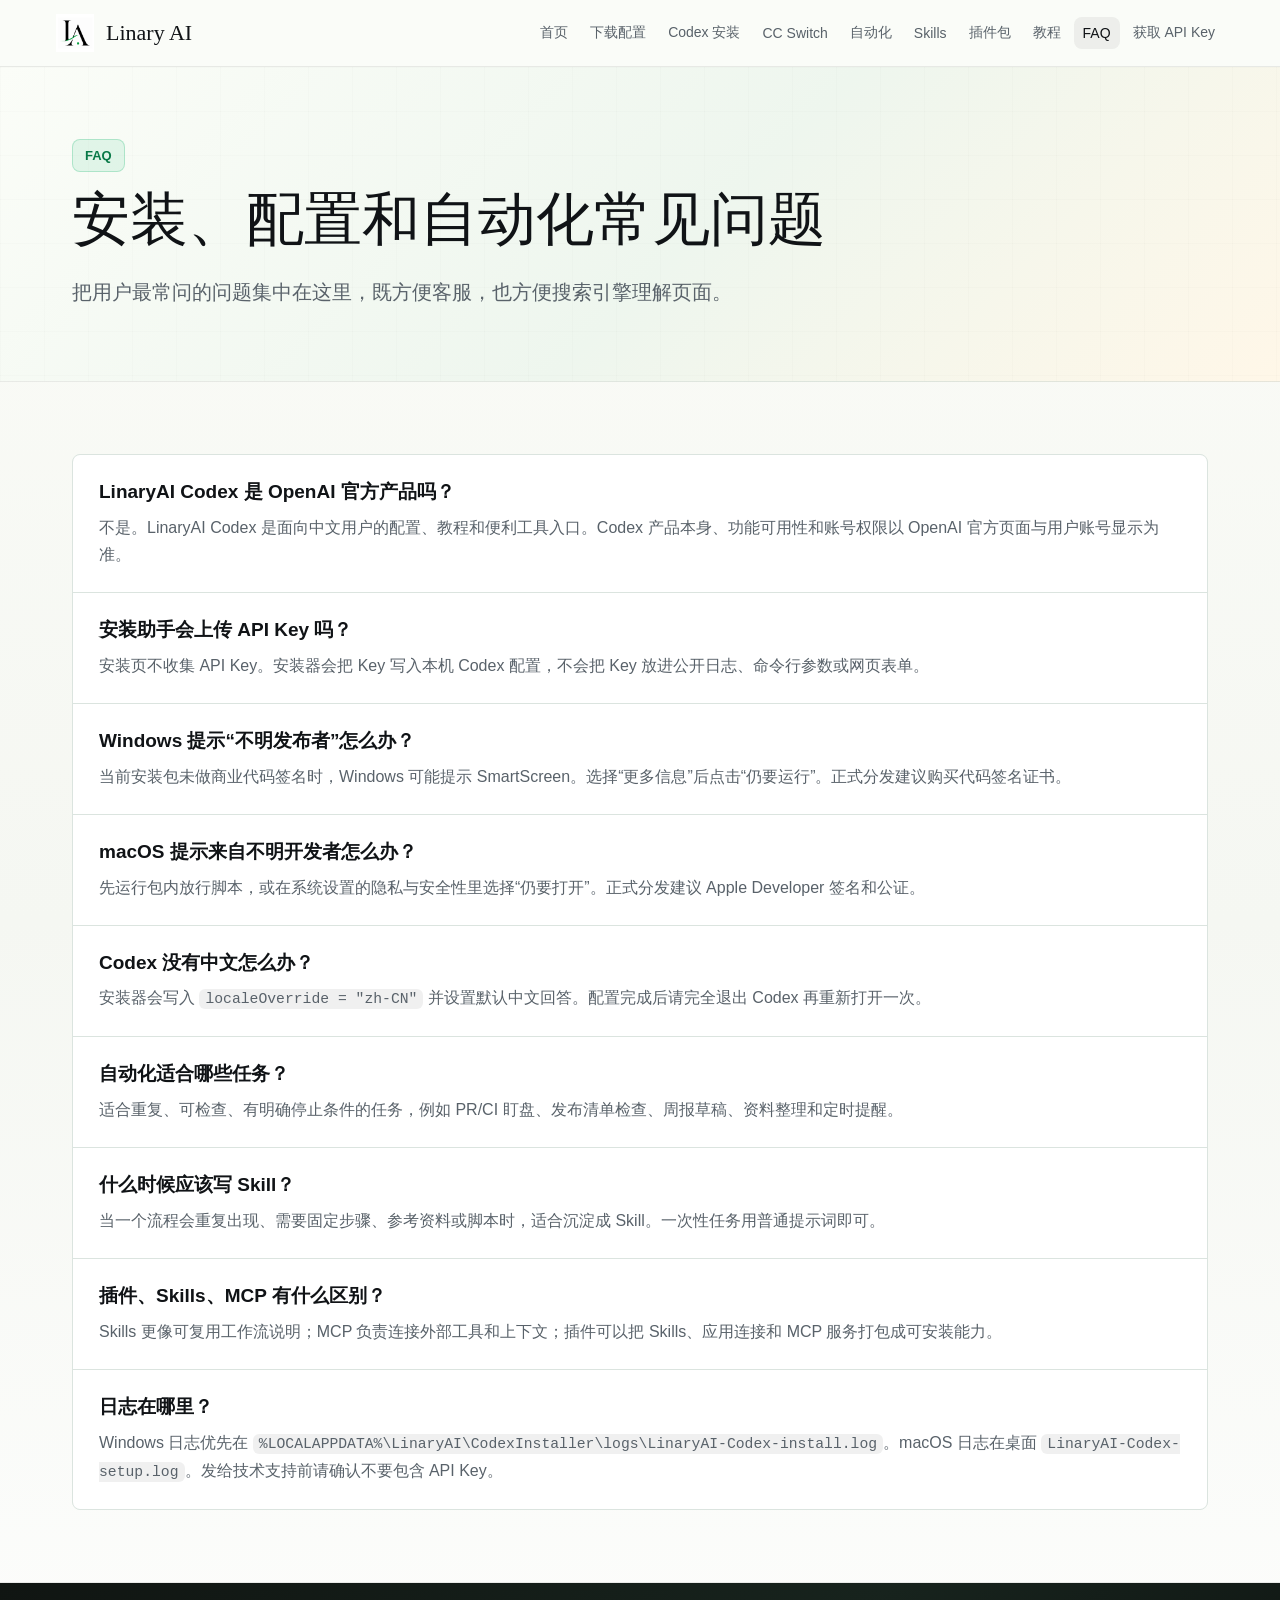
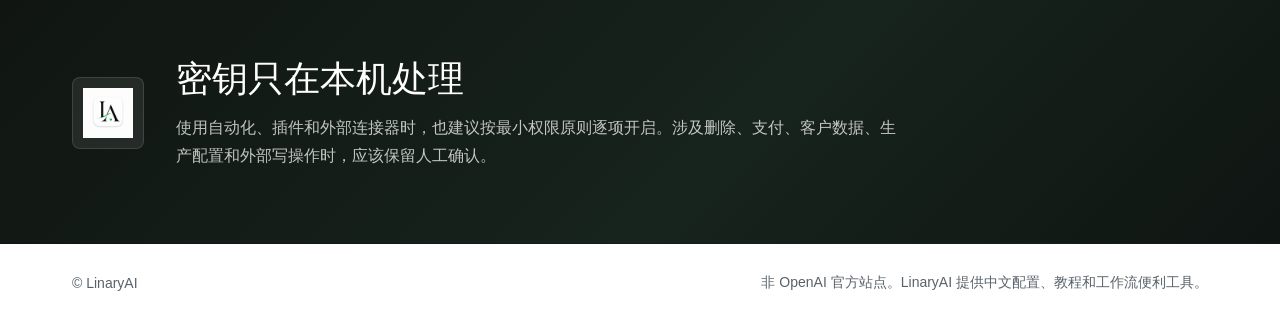
<file: codex/faq.html>
<!doctype html>
<html lang="zh-CN">
<head>
  <meta charset="utf-8">
  <meta name="viewport" content="width=device-width, initial-scale=1">
  <title>FAQ 排障 - LinaryAI Codex</title>
  <meta name="description" content="LinaryAI Codex 常见问题：安装拦截、API Key、安全、自动化、Skills、插件、日志和中文配置。">
  <meta name="robots" content="index,follow">
  <link rel="canonical" href="https://api.linaryai.top/codex/faq.html">
  <link rel="shortcut icon" href="/codex/favicon.ico?v=20260710">
  <link rel="stylesheet" href="assets/linary-codex-site.css">
  <script type="application/ld+json">
    {
      "@context": "https://schema.org",
      "@type": "FAQPage",
      "mainEntity": [
        {"@type": "Question", "name": "LinaryAI Codex 是 OpenAI 官方产品吗？", "acceptedAnswer": {"@type": "Answer", "text": "不是。LinaryAI Codex 是面向中文用户的配置、教程和便利工具入口。Codex 产品本身以 OpenAI 官方说明为准。"}},
        {"@type": "Question", "name": "安装助手会上传 API Key 吗？", "acceptedAnswer": {"@type": "Answer", "text": "安装页不收集 API Key。安装器会把 Key 写入本机 Codex 配置，正式使用前仍建议用户自行核对日志和配置文件。"}},
        {"@type": "Question", "name": "自动化和 Skills 是做什么的？", "acceptedAnswer": {"@type": "Answer", "text": "自动化适合定时检查和重复任务，Skills 用来把稳定工作流包装成可复用说明、资源和脚本。"}}
      ]
    }
  </script>
</head>
<body>
  <nav class="nav">
    <a class="brand" href="index.html"><img src="assets/linary-logo.png" alt="LinaryAI"><span>Linary AI</span></a>
    <div class="nav-links">
      <a href="index.html">首页</a><a href="download.html">下载配置</a>
      <a href="codex-install.html">Codex 安装</a>
      <a href="ccswitch.html">CC Switch</a><a href="automation.html">自动化</a><a href="skills.html">Skills</a><a href="plugins.html">插件包</a><a href="tutorials.html">教程</a><a href="faq.html" aria-current="page">FAQ</a><a href="https://api.linaryai.top/keys">获取 API Key</a>
    </div>
  </nav>
  <main>
    <header class="page-hero">
      <div class="page-hero-inner">
        <span class="eyebrow">FAQ</span>
        <h1>安装、配置和自动化常见问题</h1>
        <p class="page-copy">把用户最常问的问题集中在这里，既方便客服，也方便搜索引擎理解页面。</p>
      </div>
    </header>
    <section>
      <div class="faq">
        <div class="faq-item"><h3>LinaryAI Codex 是 OpenAI 官方产品吗？</h3><p>不是。LinaryAI Codex 是面向中文用户的配置、教程和便利工具入口。Codex 产品本身、功能可用性和账号权限以 OpenAI 官方页面与用户账号显示为准。</p></div>
        <div class="faq-item"><h3>安装助手会上传 API Key 吗？</h3><p>安装页不收集 API Key。安装器会把 Key 写入本机 Codex 配置，不会把 Key 放进公开日志、命令行参数或网页表单。</p></div>
        <div class="faq-item"><h3>Windows 提示“不明发布者”怎么办？</h3><p>当前安装包未做商业代码签名时，Windows 可能提示 SmartScreen。选择“更多信息”后点击“仍要运行”。正式分发建议购买代码签名证书。</p></div>
        <div class="faq-item"><h3>macOS 提示来自不明开发者怎么办？</h3><p>先运行包内放行脚本，或在系统设置的隐私与安全性里选择“仍要打开”。正式分发建议 Apple Developer 签名和公证。</p></div>
        <div class="faq-item"><h3>Codex 没有中文怎么办？</h3><p>安装器会写入 <code>localeOverride = "zh-CN"</code> 并设置默认中文回答。配置完成后请完全退出 Codex 再重新打开一次。</p></div>
        <div class="faq-item"><h3>自动化适合哪些任务？</h3><p>适合重复、可检查、有明确停止条件的任务，例如 PR/CI 盯盘、发布清单检查、周报草稿、资料整理和定时提醒。</p></div>
        <div class="faq-item"><h3>什么时候应该写 Skill？</h3><p>当一个流程会重复出现、需要固定步骤、参考资料或脚本时，适合沉淀成 Skill。一次性任务用普通提示词即可。</p></div>
        <div class="faq-item"><h3>插件、Skills、MCP 有什么区别？</h3><p>Skills 更像可复用工作流说明；MCP 负责连接外部工具和上下文；插件可以把 Skills、应用连接和 MCP 服务打包成可安装能力。</p></div>
        <div class="faq-item"><h3>日志在哪里？</h3><p>Windows 日志优先在 <code>%LOCALAPPDATA%\LinaryAI\CodexInstaller\logs\LinaryAI-Codex-install.log</code>。macOS 日志在桌面 <code>LinaryAI-Codex-setup.log</code>。发给技术支持前请确认不要包含 API Key。</p></div>
      </div>
    </section>
    <section class="security">
      <img class="security-mark" src="assets/linary-app-icon.png" alt="LinaryAI">
      <div class="security-copy">
        <h2>密钥只在本机处理</h2>
        <p>使用自动化、插件和外部连接器时，也建议按最小权限原则逐项开启。涉及删除、支付、客户数据、生产配置和外部写操作时，应该保留人工确认。</p>
      </div>
    </section>
  </main>
  <footer><span>© LinaryAI</span><span>非 OpenAI 官方站点。LinaryAI 提供中文配置、教程和工作流便利工具。</span></footer>
</body>
</html>
</file>
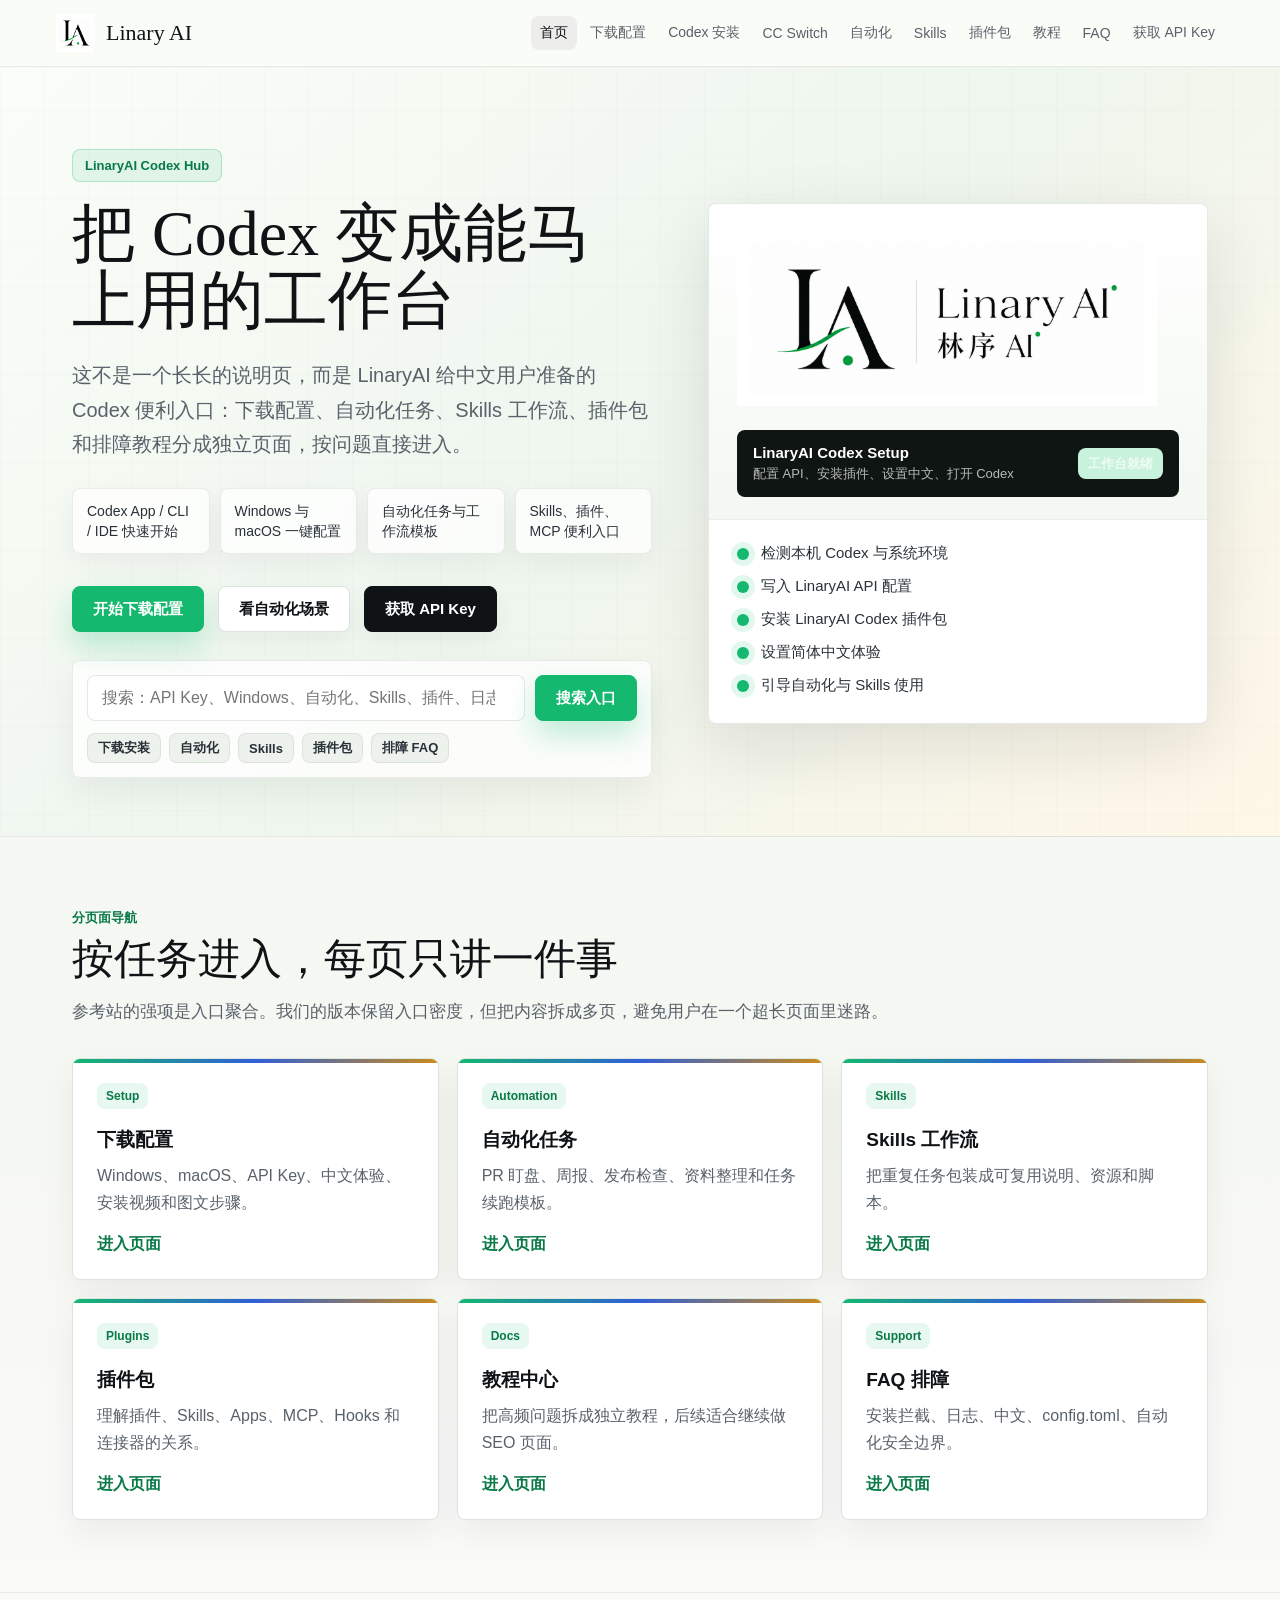
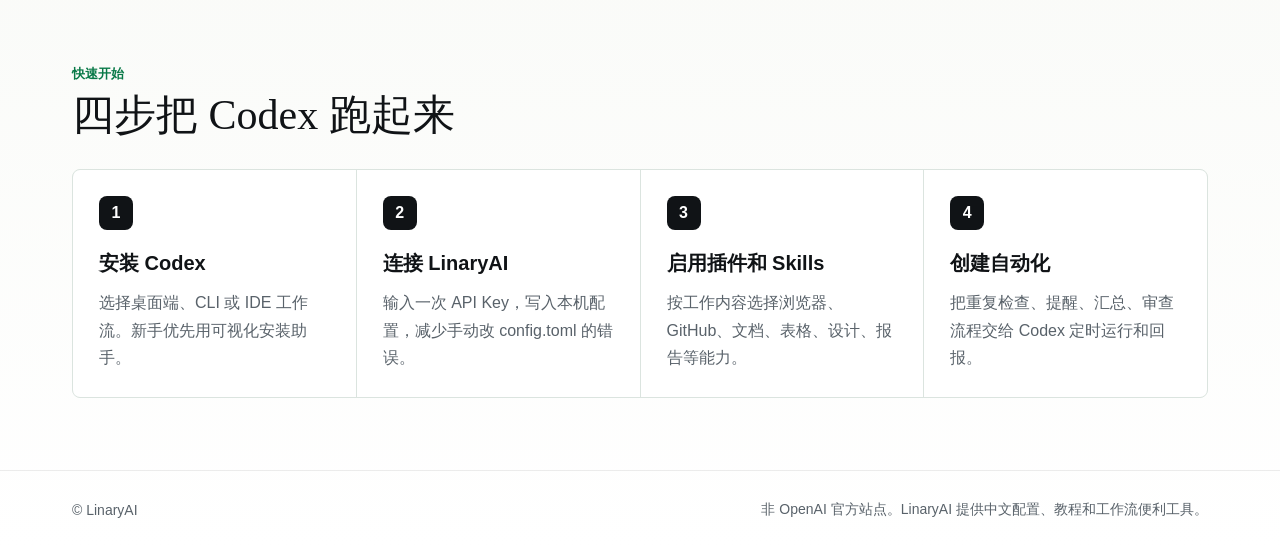
<file: codex/install.html>
<!doctype html>
<html lang="zh-CN">
<head>
  <meta charset="utf-8">
  <meta name="viewport" content="width=device-width, initial-scale=1">
  <title>LinaryAI Codex 便利中心</title>
  <meta name="robots" content="noindex">
  <meta http-equiv="refresh" content="0; url=index.html">
  <link rel="canonical" href="https://api.linaryai.top/codex/">
  <link rel="stylesheet" href="assets/linary-codex-site.css">
</head>
<body>
  <main class="page-hero">
    <div class="page-hero-inner">
      <span class="eyebrow">LinaryAI Codex Hub</span>
      <h1>正在打开 LinaryAI Codex 便利中心</h1>
      <p class="page-copy">如果没有自动跳转，请进入 <a href="index.html">首页</a>。</p>
    </div>
  </main>
</body>
</html>
</file>
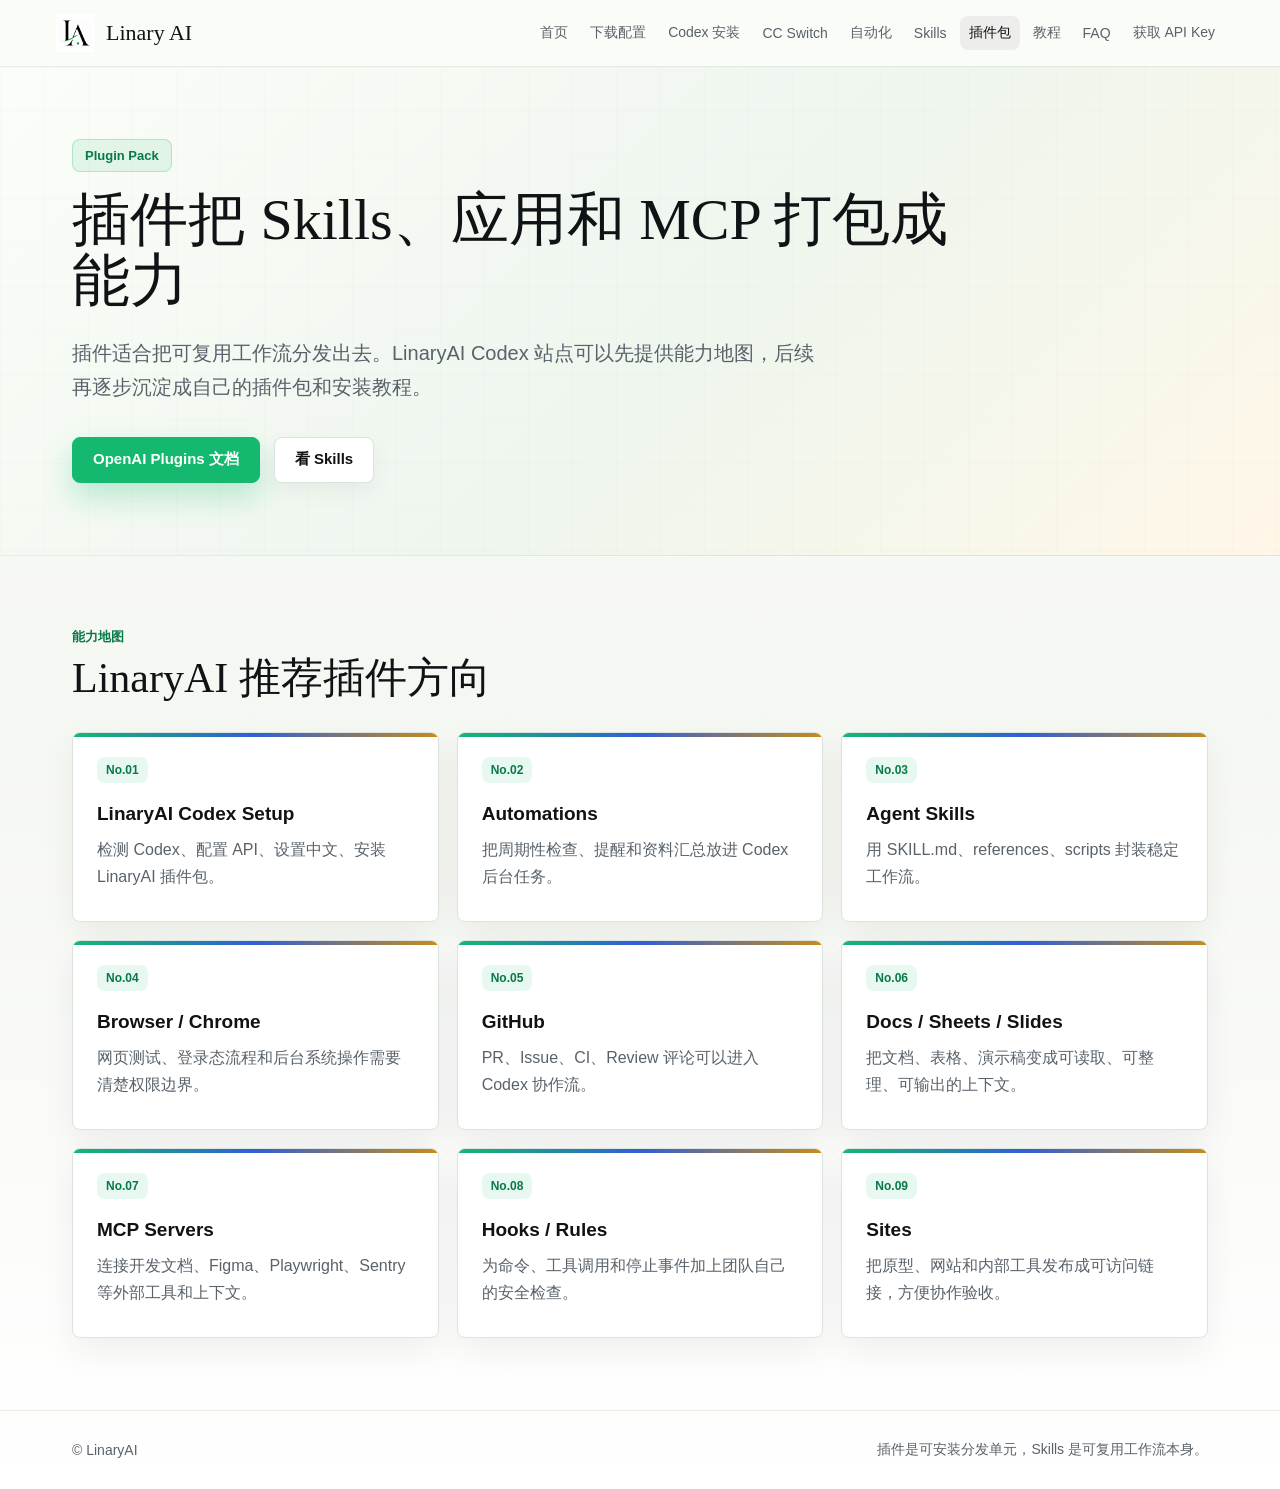
<file: codex/plugins.html>
<!doctype html>
<html lang="zh-CN">
<head>
  <meta charset="utf-8">
  <meta name="viewport" content="width=device-width, initial-scale=1">
  <title>插件包 - LinaryAI Codex</title>
  <meta name="description" content="理解 Codex 插件、Skills、Apps、MCP、Hooks 和连接器的关系，规划 LinaryAI Codex 插件包。">
  <meta name="robots" content="index,follow">
  <link rel="canonical" href="https://api.linaryai.top/codex/plugins.html">
  <link rel="shortcut icon" href="/codex/favicon.ico?v=20260710">
  <link rel="stylesheet" href="assets/linary-codex-site.css">
</head>
<body>
  <nav class="nav">
    <a class="brand" href="index.html"><img src="assets/linary-logo.png" alt="LinaryAI"><span>Linary AI</span></a>
    <div class="nav-links">
      <a href="index.html">首页</a><a href="download.html">下载配置</a>
      <a href="codex-install.html">Codex 安装</a>
      <a href="ccswitch.html">CC Switch</a><a href="automation.html">自动化</a><a href="skills.html">Skills</a><a href="plugins.html" aria-current="page">插件包</a><a href="tutorials.html">教程</a><a href="faq.html">FAQ</a><a href="https://api.linaryai.top/keys">获取 API Key</a>
    </div>
  </nav>
  <main>
    <header class="page-hero">
      <div class="page-hero-inner">
        <span class="eyebrow">Plugin Pack</span>
        <h1>插件把 Skills、应用和 MCP 打包成能力</h1>
        <p class="page-copy">插件适合把可复用工作流分发出去。LinaryAI Codex 站点可以先提供能力地图，后续再逐步沉淀成自己的插件包和安装教程。</p>
        <div class="actions"><a class="btn primary" href="https://developers.openai.com/codex/plugins" target="_blank" rel="noreferrer">OpenAI Plugins 文档</a><a class="btn" href="skills.html">看 Skills</a></div>
      </div>
    </header>

    <section>
      <div class="section-heading">
        <div><p class="kicker">能力地图</p><h2 class="section-title">LinaryAI 推荐插件方向</h2></div>
      </div>
      <div class="entry-grid">
        <article class="entry-card"><span class="entry-tag">No.01</span><h3>LinaryAI Codex Setup</h3><p>检测 Codex、配置 API、设置中文、安装 LinaryAI 插件包。</p></article>
        <article class="entry-card"><span class="entry-tag">No.02</span><h3>Automations</h3><p>把周期性检查、提醒和资料汇总放进 Codex 后台任务。</p></article>
        <article class="entry-card"><span class="entry-tag">No.03</span><h3>Agent Skills</h3><p>用 SKILL.md、references、scripts 封装稳定工作流。</p></article>
        <article class="entry-card"><span class="entry-tag">No.04</span><h3>Browser / Chrome</h3><p>网页测试、登录态流程和后台系统操作需要清楚权限边界。</p></article>
        <article class="entry-card"><span class="entry-tag">No.05</span><h3>GitHub</h3><p>PR、Issue、CI、Review 评论可以进入 Codex 协作流。</p></article>
        <article class="entry-card"><span class="entry-tag">No.06</span><h3>Docs / Sheets / Slides</h3><p>把文档、表格、演示稿变成可读取、可整理、可输出的上下文。</p></article>
        <article class="entry-card"><span class="entry-tag">No.07</span><h3>MCP Servers</h3><p>连接开发文档、Figma、Playwright、Sentry 等外部工具和上下文。</p></article>
        <article class="entry-card"><span class="entry-tag">No.08</span><h3>Hooks / Rules</h3><p>为命令、工具调用和停止事件加上团队自己的安全检查。</p></article>
        <article class="entry-card"><span class="entry-tag">No.09</span><h3>Sites</h3><p>把原型、网站和内部工具发布成可访问链接，方便协作验收。</p></article>
      </div>
    </section>
  </main>
  <footer><span>© LinaryAI</span><span>插件是可安装分发单元，Skills 是可复用工作流本身。</span></footer>
</body>
</html>
</file>
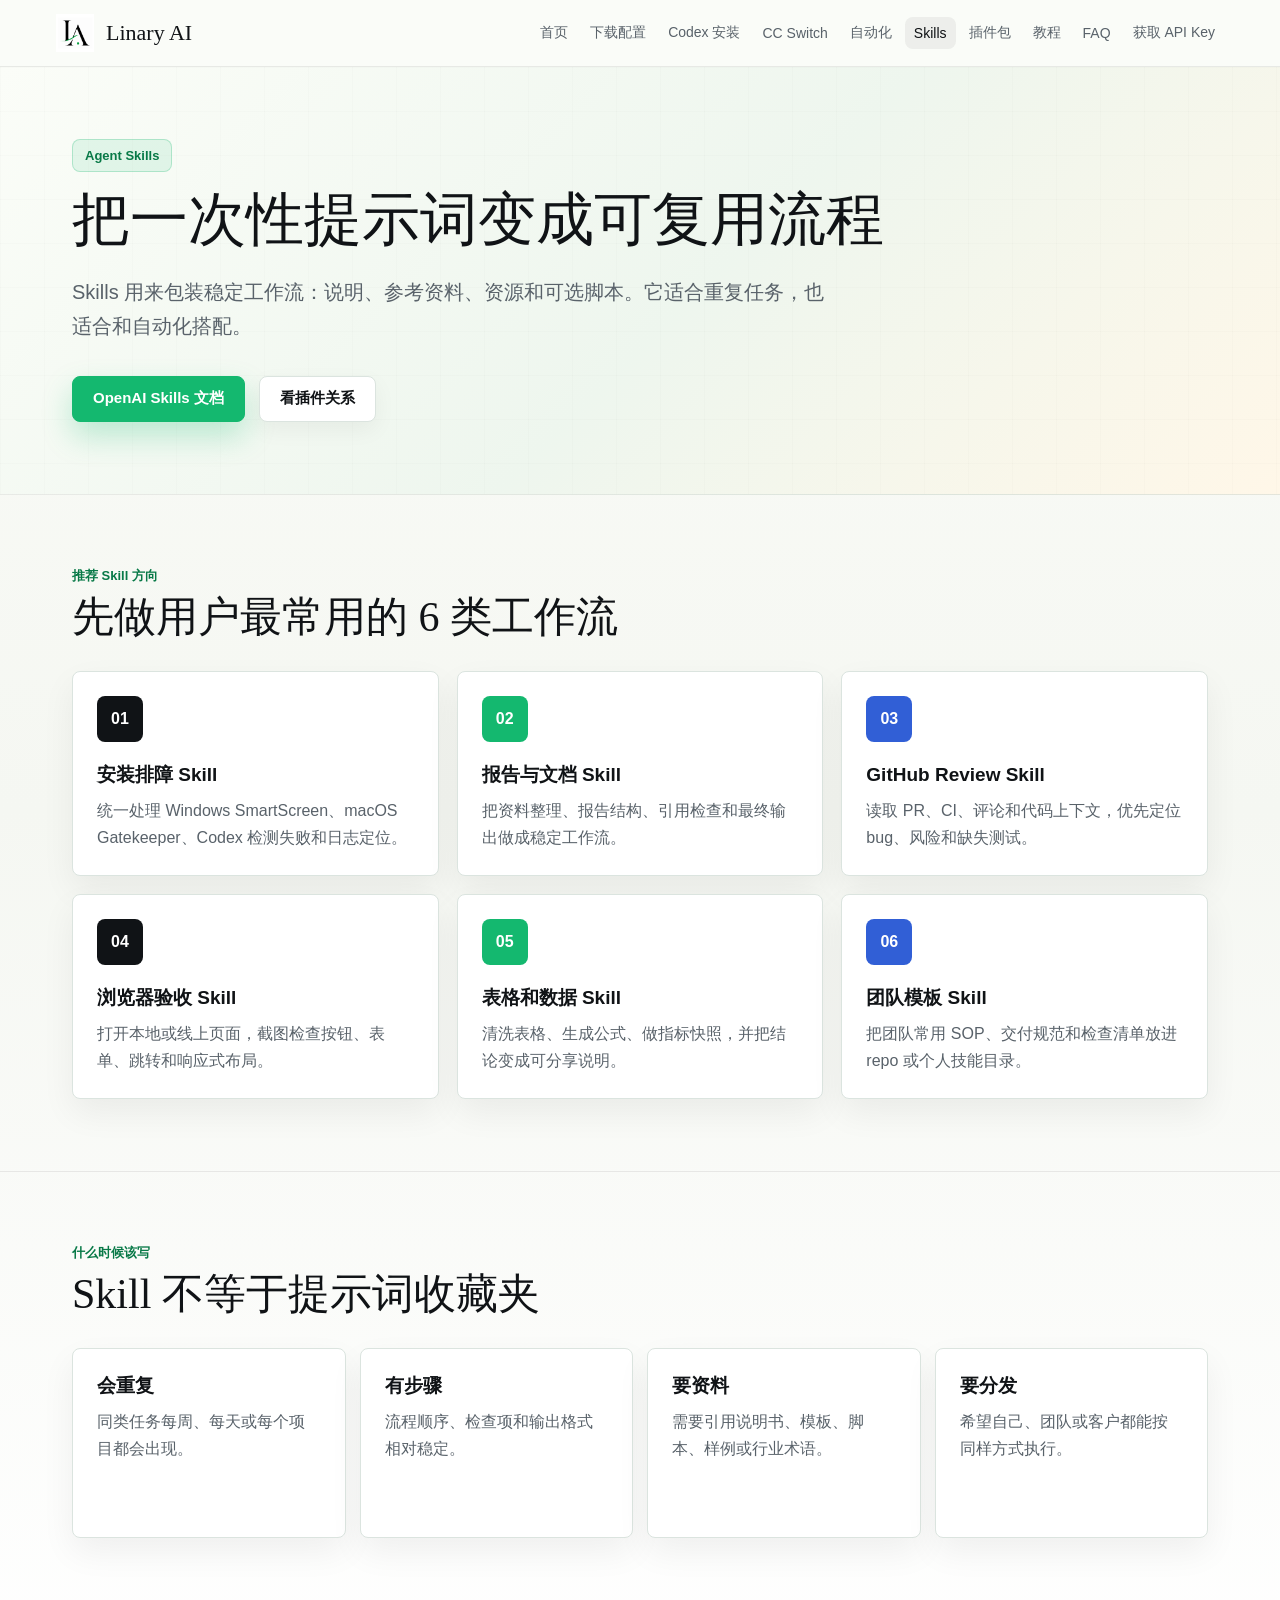
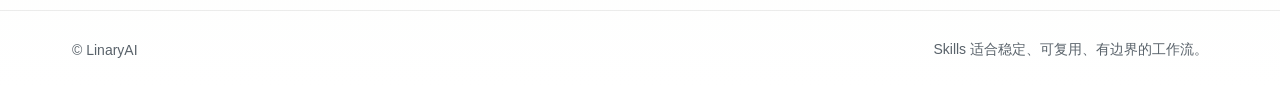
<file: codex/skills.html>
<!doctype html>
<html lang="zh-CN">
<head>
  <meta charset="utf-8">
  <meta name="viewport" content="width=device-width, initial-scale=1">
  <title>Skills 工作流 - LinaryAI Codex</title>
  <meta name="description" content="了解 Codex Agent Skills 的使用边界，把重复提示词、资料和脚本沉淀成可复用工作流。">
  <meta name="robots" content="index,follow">
  <link rel="canonical" href="https://api.linaryai.top/codex/skills.html">
  <link rel="shortcut icon" href="/codex/favicon.ico?v=20260710">
  <link rel="stylesheet" href="assets/linary-codex-site.css">
</head>
<body>
  <nav class="nav">
    <a class="brand" href="index.html"><img src="assets/linary-logo.png" alt="LinaryAI"><span>Linary AI</span></a>
    <div class="nav-links">
      <a href="index.html">首页</a><a href="download.html">下载配置</a>
      <a href="codex-install.html">Codex 安装</a>
      <a href="ccswitch.html">CC Switch</a><a href="automation.html">自动化</a><a href="skills.html" aria-current="page">Skills</a><a href="plugins.html">插件包</a><a href="tutorials.html">教程</a><a href="faq.html">FAQ</a><a href="https://api.linaryai.top/keys">获取 API Key</a>
    </div>
  </nav>
  <main>
    <header class="page-hero">
      <div class="page-hero-inner">
        <span class="eyebrow">Agent Skills</span>
        <h1>把一次性提示词变成可复用流程</h1>
        <p class="page-copy">Skills 用来包装稳定工作流：说明、参考资料、资源和可选脚本。它适合重复任务，也适合和自动化搭配。</p>
        <div class="actions"><a class="btn primary" href="https://developers.openai.com/codex/skills" target="_blank" rel="noreferrer">OpenAI Skills 文档</a><a class="btn" href="plugins.html">看插件关系</a></div>
      </div>
    </header>

    <section>
      <div class="section-heading">
        <div><p class="kicker">推荐 Skill 方向</p><h2 class="section-title">先做用户最常用的 6 类工作流</h2></div>
      </div>
      <div class="services">
        <article class="service-card"><span class="service-icon">01</span><h3>安装排障 Skill</h3><p>统一处理 Windows SmartScreen、macOS Gatekeeper、Codex 检测失败和日志定位。</p></article>
        <article class="service-card"><span class="service-icon">02</span><h3>报告与文档 Skill</h3><p>把资料整理、报告结构、引用检查和最终输出做成稳定工作流。</p></article>
        <article class="service-card"><span class="service-icon">03</span><h3>GitHub Review Skill</h3><p>读取 PR、CI、评论和代码上下文，优先定位 bug、风险和缺失测试。</p></article>
        <article class="service-card"><span class="service-icon">04</span><h3>浏览器验收 Skill</h3><p>打开本地或线上页面，截图检查按钮、表单、跳转和响应式布局。</p></article>
        <article class="service-card"><span class="service-icon">05</span><h3>表格和数据 Skill</h3><p>清洗表格、生成公式、做指标快照，并把结论变成可分享说明。</p></article>
        <article class="service-card"><span class="service-icon">06</span><h3>团队模板 Skill</h3><p>把团队常用 SOP、交付规范和检查清单放进 repo 或个人技能目录。</p></article>
      </div>
    </section>

    <section>
      <div class="section-heading">
        <div><p class="kicker">什么时候该写</p><h2 class="section-title">Skill 不等于提示词收藏夹</h2></div>
      </div>
      <div class="four-grid">
        <article class="card"><strong>会重复</strong><p>同类任务每周、每天或每个项目都会出现。</p></article>
        <article class="card"><strong>有步骤</strong><p>流程顺序、检查项和输出格式相对稳定。</p></article>
        <article class="card"><strong>要资料</strong><p>需要引用说明书、模板、脚本、样例或行业术语。</p></article>
        <article class="card"><strong>要分发</strong><p>希望自己、团队或客户都能按同样方式执行。</p></article>
      </div>
    </section>
  </main>
  <footer><span>© LinaryAI</span><span>Skills 适合稳定、可复用、有边界的工作流。</span></footer>
</body>
</html>
</file>
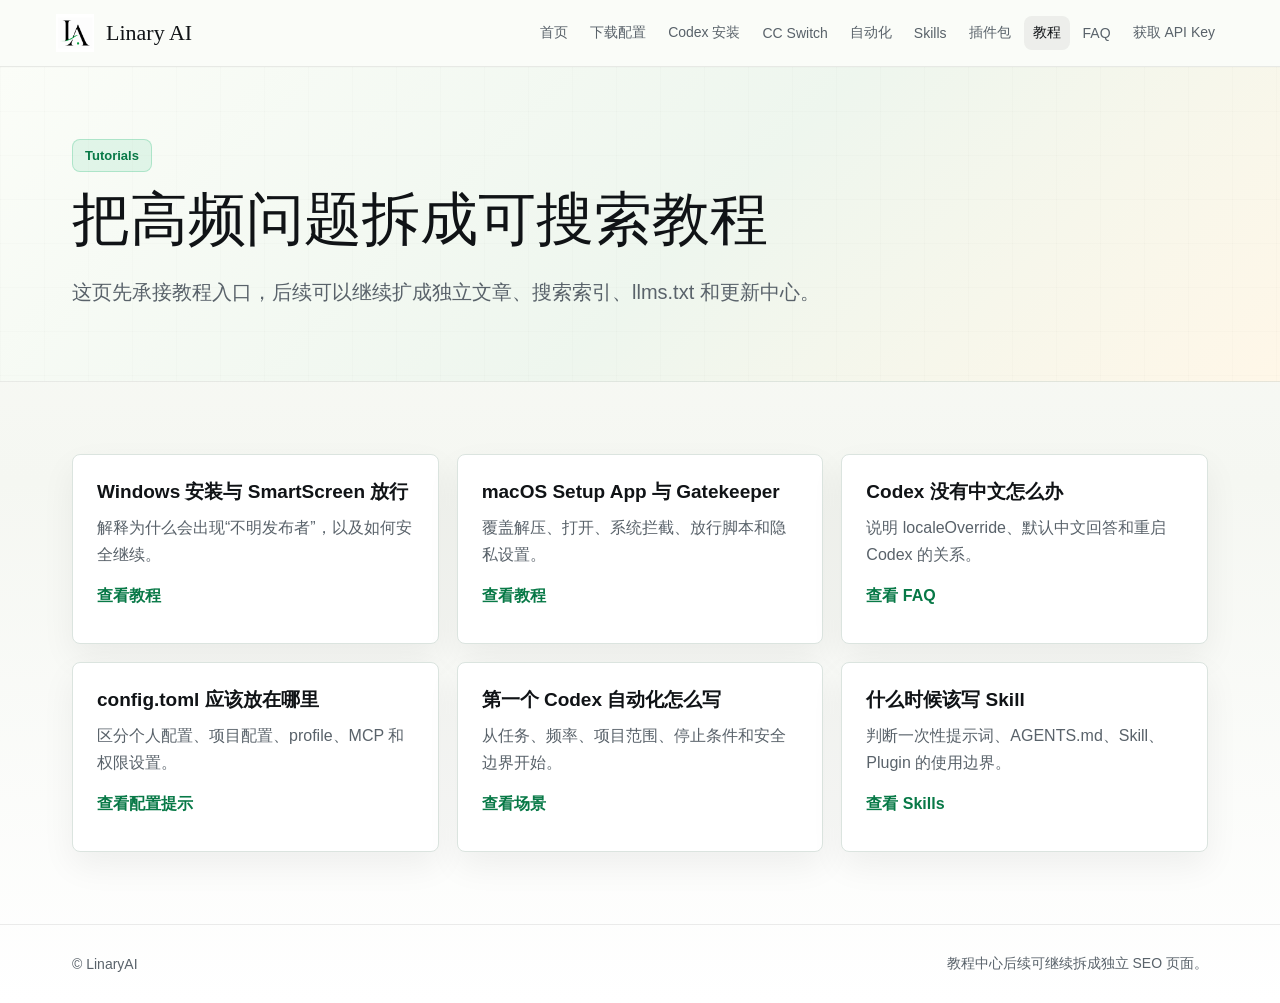
<file: codex/tutorials.html>
<!doctype html>
<html lang="zh-CN">
<head>
  <meta charset="utf-8">
  <meta name="viewport" content="width=device-width, initial-scale=1">
  <title>教程中心 - LinaryAI Codex</title>
  <meta name="description" content="LinaryAI Codex 教程中心，覆盖 Windows、macOS、中文配置、config.toml、自动化和 Skills。">
  <meta name="robots" content="index,follow">
  <link rel="canonical" href="https://api.linaryai.top/codex/tutorials.html">
  <link rel="shortcut icon" href="/codex/favicon.ico?v=20260710">
  <link rel="stylesheet" href="assets/linary-codex-site.css">
</head>
<body>
  <nav class="nav">
    <a class="brand" href="index.html"><img src="assets/linary-logo.png" alt="LinaryAI"><span>Linary AI</span></a>
    <div class="nav-links">
      <a href="index.html">首页</a><a href="download.html">下载配置</a>
      <a href="codex-install.html">Codex 安装</a>
      <a href="ccswitch.html">CC Switch</a><a href="automation.html">自动化</a><a href="skills.html">Skills</a><a href="plugins.html">插件包</a><a href="tutorials.html" aria-current="page">教程</a><a href="faq.html">FAQ</a><a href="https://api.linaryai.top/keys">获取 API Key</a>
    </div>
  </nav>
  <main>
    <header class="page-hero">
      <div class="page-hero-inner">
        <span class="eyebrow">Tutorials</span>
        <h1>把高频问题拆成可搜索教程</h1>
        <p class="page-copy">这页先承接教程入口，后续可以继续扩成独立文章、搜索索引、llms.txt 和更新中心。</p>
      </div>
    </header>
    <section>
      <div class="article-grid">
        <article class="article-card"><h3>Windows 安装与 SmartScreen 放行</h3><p>解释为什么会出现“不明发布者”，以及如何安全继续。</p><a href="download.html#windows">查看教程</a></article>
        <article class="article-card"><h3>macOS Setup App 与 Gatekeeper</h3><p>覆盖解压、打开、系统拦截、放行脚本和隐私设置。</p><a href="download.html#macos">查看教程</a></article>
        <article class="article-card"><h3>Codex 没有中文怎么办</h3><p>说明 localeOverride、默认中文回答和重启 Codex 的关系。</p><a href="faq.html">查看 FAQ</a></article>
        <article class="article-card"><h3>config.toml 应该放在哪里</h3><p>区分个人配置、项目配置、profile、MCP 和权限设置。</p><a href="faq.html">查看配置提示</a></article>
        <article class="article-card"><h3>第一个 Codex 自动化怎么写</h3><p>从任务、频率、项目范围、停止条件和安全边界开始。</p><a href="automation.html">查看场景</a></article>
        <article class="article-card"><h3>什么时候该写 Skill</h3><p>判断一次性提示词、AGENTS.md、Skill、Plugin 的使用边界。</p><a href="skills.html">查看 Skills</a></article>
      </div>
    </section>
  </main>
  <footer><span>© LinaryAI</span><span>教程中心后续可继续拆成独立 SEO 页面。</span></footer>
</body>
</html>
</file>
<file: codex/assets/linary-codex-site.css>
:root {
  --green: #14b86f;
  --green-dark: #087947;
  --blue: #315fd6;
  --amber: #c98b1c;
  --ink: #101316;
  --ink-soft: #293139;
  --muted: #59626a;
  --line: #dbe4df;
  --paper: #f5f7f2;
  --paper-deep: #edf3ec;
  --white: #ffffff;
  --dark: #0f1512;
  --shadow: 0 22px 70px rgba(16, 19, 22, 0.11);
  --serif: "Times New Roman", "Songti SC", "Noto Serif SC", serif;
  --sans: -apple-system, BlinkMacSystemFont, "Segoe UI", "Microsoft YaHei UI", "PingFang SC", sans-serif;
}

* { box-sizing: border-box; }

html { scroll-behavior: smooth; }

body {
  margin: 0;
  color: var(--ink);
  background: linear-gradient(180deg, #fbfcf8 0%, var(--paper) 48%, #ffffff 100%);
  font-family: var(--sans);
  letter-spacing: 0;
}

a { color: inherit; text-decoration: none; }
img, video { max-width: 100%; }

.nav {
  position: sticky;
  top: 0;
  z-index: 20;
  display: flex;
  align-items: center;
  justify-content: space-between;
  gap: 20px;
  padding: 14px 56px;
  background: rgba(250, 252, 248, 0.92);
  border-bottom: 1px solid rgba(16, 19, 22, 0.08);
  backdrop-filter: blur(20px);
}

.brand {
  display: flex;
  align-items: center;
  gap: 12px;
  min-width: 190px;
}

.brand img {
  width: 38px;
  height: 38px;
  object-fit: contain;
}

.brand span {
  font-family: var(--serif);
  font-size: 22px;
  white-space: nowrap;
}

.nav-links {
  display: flex;
  align-items: center;
  gap: 4px;
  color: var(--muted);
  font-size: 14px;
}

.nav-links a {
  padding: 8px 9px;
  border-radius: 8px;
  white-space: nowrap;
}

.nav-links a:hover,
.nav-links a[aria-current="page"] {
  color: var(--ink);
  background: rgba(16, 19, 22, 0.06);
}

.hero {
  position: relative;
  min-height: 650px;
  display: grid;
  grid-template-columns: minmax(0, 1fr) minmax(360px, 500px);
  gap: 56px;
  align-items: center;
  padding: 82px 72px 58px;
  background: linear-gradient(135deg, #fbfdf8 0%, #eef6ee 50%, #fff7e8 100%);
  border-bottom: 1px solid rgba(16, 19, 22, 0.08);
  overflow: hidden;
}

.hero::before, .page-hero::before {
  content: "";
  position: absolute;
  inset: 0;
  background-image:
    linear-gradient(rgba(16, 19, 22, 0.045) 1px, transparent 1px),
    linear-gradient(90deg, rgba(16, 19, 22, 0.045) 1px, transparent 1px);
  background-size: 44px 44px;
  opacity: 0.34;
  pointer-events: none;
}

.hero > *, .page-hero > * { position: relative; z-index: 1; }

.page-hero {
  position: relative;
  padding: 72px;
  background: linear-gradient(135deg, #fbfdf8 0%, #eef6ee 54%, #fff7e8 100%);
  border-bottom: 1px solid rgba(16, 19, 22, 0.08);
  overflow: hidden;
}

.page-hero-inner {
  max-width: 980px;
}

.eyebrow, .mini-label {
  display: inline-flex;
  align-items: center;
  padding: 8px 12px;
  color: var(--green-dark);
  font-weight: 800;
  font-size: 13px;
  background: rgba(20, 184, 111, 0.1);
  border: 1px solid rgba(20, 184, 111, 0.25);
  border-radius: 8px;
}

h1 {
  margin: 18px 0 0;
  font-family: var(--serif);
  font-size: 64px;
  line-height: 1.05;
  font-weight: 500;
}

.page-hero h1 {
  max-width: 900px;
  font-size: 58px;
}

.hero-copy, .page-copy {
  max-width: 760px;
  margin: 24px 0 0;
  color: var(--muted);
  font-size: 20px;
  line-height: 1.72;
}

.actions {
  display: flex;
  flex-wrap: wrap;
  gap: 14px;
  margin-top: 32px;
}

.btn {
  display: inline-flex;
  align-items: center;
  justify-content: center;
  min-height: 46px;
  padding: 0 20px;
  border-radius: 8px;
  border: 1px solid var(--line);
  font-weight: 800;
  font-size: 15px;
  background: var(--white);
  color: var(--ink);
  box-shadow: 0 8px 22px rgba(16, 19, 22, 0.05);
  transition: transform 160ms ease, box-shadow 160ms ease, border-color 160ms ease, background 160ms ease;
}

.btn.primary {
  color: #fff;
  background: var(--green);
  border-color: var(--green);
  box-shadow: 0 14px 30px rgba(20, 184, 111, 0.26);
}

.btn.dark {
  color: #fff;
  background: var(--ink);
  border-color: var(--ink);
}

.btn:hover {
  transform: translateY(-1px);
  border-color: rgba(16, 19, 22, 0.2);
  box-shadow: 0 16px 34px rgba(16, 19, 22, 0.09);
}

.btn.primary:hover {
  background: #0da563;
  border-color: #0da563;
}

.btn:focus-visible,
.nav-links a:focus-visible,
.search-card input:focus-visible,
.chip:focus-visible {
  outline: 3px solid rgba(49, 95, 214, 0.28);
  outline-offset: 3px;
}

.hero-stats {
  display: grid;
  grid-template-columns: repeat(4, minmax(0, 1fr));
  gap: 10px;
  max-width: 760px;
  margin-top: 26px;
}

.hero-stats span {
  min-height: 62px;
  display: flex;
  align-items: center;
  padding: 12px 14px;
  color: var(--ink-soft);
  background: rgba(255, 255, 255, 0.76);
  border: 1px solid rgba(16, 19, 22, 0.08);
  border-radius: 8px;
  box-shadow: 0 10px 30px rgba(16, 19, 22, 0.05);
  font-size: 14px;
  line-height: 1.45;
}

.search-card {
  max-width: 760px;
  margin-top: 28px;
  padding: 14px;
  background: rgba(255, 255, 255, 0.78);
  border: 1px solid rgba(16, 19, 22, 0.08);
  border-radius: 8px;
  box-shadow: 0 14px 36px rgba(16, 19, 22, 0.06);
}

.search-row {
  display: grid;
  grid-template-columns: minmax(0, 1fr) auto;
  gap: 10px;
}

.search-card input {
  width: 100%;
  min-height: 44px;
  padding: 0 14px;
  color: var(--ink);
  background: #fff;
  border: 1px solid rgba(16, 19, 22, 0.1);
  border-radius: 8px;
  font: inherit;
}

.chips {
  display: flex;
  flex-wrap: wrap;
  gap: 8px;
  margin-top: 12px;
}

.chip {
  display: inline-flex;
  align-items: center;
  min-height: 30px;
  padding: 0 10px;
  color: var(--ink-soft);
  background: var(--paper-deep);
  border: 1px solid rgba(16, 19, 22, 0.07);
  border-radius: 8px;
  font-size: 13px;
  font-weight: 700;
}

.product-panel {
  background: #fff;
  border: 1px solid rgba(16, 19, 22, 0.1);
  border-radius: 8px;
  overflow: hidden;
  box-shadow: var(--shadow);
}

.panel-head {
  padding: 28px 28px 22px;
  background: linear-gradient(180deg, #ffffff 0%, #f3f8f2 100%);
  border-bottom: 1px solid rgba(16, 19, 22, 0.08);
}

.panel-logo {
  width: 100%;
  max-width: 420px;
  height: auto;
  margin-bottom: 20px;
}

.panel-status {
  display: flex;
  align-items: center;
  justify-content: space-between;
  gap: 18px;
  padding: 14px 16px;
  background: #0f1512;
  color: #fff;
  border-radius: 8px;
}

.panel-status strong {
  display: block;
  font-size: 15px;
  margin-bottom: 3px;
}

.panel-status span {
  display: block;
  color: rgba(255,255,255,0.7);
  font-size: 13px;
  line-height: 1.5;
}

.status-pill {
  flex: 0 0 auto;
  padding: 6px 10px;
  color: #11432d;
  background: #c8f2dc;
  border-radius: 8px;
  font-size: 12px;
  font-weight: 800;
}

.checklist {
  display: grid;
  gap: 14px;
  margin: 0;
  padding: 24px 28px 28px;
  list-style: none;
}

.checklist li {
  display: flex;
  align-items: center;
  gap: 12px;
  color: var(--ink-soft);
  font-size: 15px;
}

.dot {
  width: 12px;
  height: 12px;
  border-radius: 50%;
  background: var(--green);
  flex: 0 0 auto;
  box-shadow: 0 0 0 6px rgba(20, 184, 111, 0.12);
}

section {
  padding: 72px;
  border-bottom: 1px solid rgba(16, 19, 22, 0.08);
}

.section-heading {
  display: flex;
  align-items: flex-end;
  justify-content: space-between;
  gap: 24px;
  margin-bottom: 30px;
}

.section-title {
  margin: 8px 0 0;
  font-family: var(--serif);
  font-size: 42px;
  line-height: 1.15;
  font-weight: 500;
}

.section-lead {
  max-width: 860px;
  margin: 14px 0 0;
  color: var(--muted);
  font-size: 17px;
  line-height: 1.8;
}

.kicker {
  margin: 0;
  color: var(--green-dark);
  font-size: 13px;
  font-weight: 800;
}

.card-grid,
.entry-grid,
.services,
.article-grid {
  display: grid;
  grid-template-columns: repeat(3, minmax(0, 1fr));
  gap: 18px;
}

.two-grid {
  display: grid;
  grid-template-columns: repeat(2, minmax(0, 1fr));
  gap: 22px;
}

.four-grid {
  display: grid;
  grid-template-columns: repeat(4, minmax(0, 1fr));
  gap: 14px;
}

.card,
.entry-card,
.service-card,
.article-card,
.download-card,
.tutorial-card,
.faq-item {
  background: #fff;
  border: 1px solid var(--line);
  border-radius: 8px;
  box-shadow: 0 14px 34px rgba(16, 19, 22, 0.06);
}

.card,
.entry-card,
.service-card,
.article-card,
.download-card {
  padding: 24px;
  min-height: 190px;
}

.entry-card,
.download-card {
  position: relative;
  overflow: hidden;
}

.entry-card::before,
.download-card::before {
  content: "";
  position: absolute;
  inset: 0 0 auto;
  height: 4px;
  background: linear-gradient(90deg, var(--green), var(--blue), var(--amber));
}

.entry-tag {
  display: inline-flex;
  margin-bottom: 18px;
  padding: 6px 9px;
  color: var(--green-dark);
  background: rgba(20, 184, 111, 0.1);
  border-radius: 8px;
  font-size: 12px;
  font-weight: 800;
}

.card strong,
.entry-card h3,
.service-card h3,
.article-card h3,
.download-card h3,
.tutorial-copy h3,
.faq-item h3 {
  display: block;
  margin: 0 0 9px;
  color: var(--ink);
  font-size: 19px;
  line-height: 1.35;
}

.card p,
.entry-card p,
.service-card p,
.article-card p,
.download-card p,
.tutorial-copy p,
.faq p {
  color: var(--muted);
  line-height: 1.7;
  margin: 0;
}

.entry-card a,
.article-card a {
  display: inline-flex;
  margin-top: 18px;
  color: var(--green-dark);
  font-weight: 800;
}

.download-meta {
  display: flex;
  flex-wrap: wrap;
  gap: 8px;
  margin: 16px 0 0;
}

.download-meta span {
  padding: 6px 9px;
  color: var(--ink-soft);
  background: var(--paper-deep);
  border: 1px solid rgba(16, 19, 22, 0.06);
  border-radius: 8px;
  font-size: 12px;
  font-weight: 700;
}

.download-links {
  display: flex;
  flex-wrap: wrap;
  gap: 12px;
  margin-top: 22px;
}

.service-icon {
  width: 46px;
  height: 46px;
  display: inline-flex;
  align-items: center;
  justify-content: center;
  margin-bottom: 20px;
  border-radius: 8px;
  color: #fff;
  background: var(--ink);
  font-weight: 900;
}

.service-card:nth-child(3n + 2) .service-icon { background: var(--green); }
.service-card:nth-child(3n) .service-icon { background: var(--blue); }

.dark-section {
  color: #fff;
  background: linear-gradient(135deg, #101512 0%, #17231d 58%, #0f1512 100%);
}

.dark-section .section-title,
.dark-section .service-card h3,
.video-section .section-title {
  color: #fff;
}

.dark-section .section-lead,
.dark-section .service-card p,
.video-section .section-lead,
.video-section .video-caption {
  color: rgba(255, 255, 255, 0.72);
}

.dark-section .kicker,
.video-section .kicker {
  color: #8ce6b8;
}

.dark-section .service-card {
  background: rgba(255, 255, 255, 0.08);
  border-color: rgba(255, 255, 255, 0.12);
  box-shadow: none;
}

.dark-section .service-icon {
  color: #103824;
  background: #c8f2dc;
}

.workflow {
  display: grid;
  grid-template-columns: repeat(4, minmax(0, 1fr));
  gap: 1px;
  background: var(--line);
  border: 1px solid var(--line);
  border-radius: 8px;
  overflow: hidden;
}

.workflow-step {
  min-height: 220px;
  padding: 26px;
  background: #fff;
}

.step-number {
  display: inline-flex;
  align-items: center;
  justify-content: center;
  width: 34px;
  height: 34px;
  margin-bottom: 20px;
  color: #fff;
  background: var(--ink);
  border-radius: 8px;
  font-weight: 800;
}

.workflow-step strong {
  display: block;
  font-size: 20px;
  margin-bottom: 12px;
}

.workflow-step p {
  color: var(--muted);
  line-height: 1.7;
  margin: 0;
}

.video-section {
  color: #fff;
  background: linear-gradient(180deg, #0f1512 0%, #18211d 100%);
}

.demo-video-wrap {
  max-width: 1120px;
  margin: 0 auto;
  padding: 10px;
  background: rgba(255, 255, 255, 0.08);
  border: 1px solid rgba(255, 255, 255, 0.12);
  border-radius: 8px;
}

.demo-video {
  display: block;
  width: 100%;
  aspect-ratio: 16 / 9;
  background: #0b1110;
  border: 1px solid rgba(255, 255, 255, 0.14);
  border-radius: 8px;
  box-shadow: 0 24px 70px rgba(0, 0, 0, 0.32);
}

.video-caption {
  margin: 14px 0 0;
  font-size: 14px;
  line-height: 1.7;
}

.tutorial-grid {
  display: grid;
  grid-template-columns: repeat(2, minmax(0, 1fr));
  gap: 22px;
}

.tutorial-card { overflow: hidden; }

.tutorial-card img {
  display: block;
  width: 100%;
  aspect-ratio: 1120 / 720;
  object-fit: cover;
  background: #eef2ef;
  border-bottom: 1px solid rgba(8, 11, 13, 0.08);
}

.tutorial-copy {
  padding: 20px 22px 24px;
  border-top: 4px solid rgba(20, 184, 111, 0.18);
}

.tutorial-note,
.image-disclaimer,
.notice {
  margin: 28px 0 0;
  padding: 18px 20px;
  border-radius: 8px;
  line-height: 1.7;
  font-size: 14px;
}

.tutorial-note,
.notice {
  color: #24513b;
  background: #eaf8f0;
  border: 1px solid #c8ecd6;
}

.image-disclaimer {
  margin: 0 0 22px;
  color: #5f4215;
  background: #fff7df;
  border: 1px solid #ecd28f;
}

.security {
  display: flex;
  align-items: center;
  justify-content: space-between;
  gap: 32px;
  background: linear-gradient(135deg, #101512 0%, #17231d 58%, #0f1512 100%);
  color: #fff;
}

.security-mark {
  width: 72px;
  height: 72px;
  object-fit: contain;
  border-radius: 8px;
  background: rgba(255,255,255,0.08);
  border: 1px solid rgba(255,255,255,0.12);
  padding: 10px;
}

.security-copy { flex: 1 1 auto; }

.security h2 {
  margin: 0;
  font-family: var(--serif);
  font-size: 36px;
  font-weight: 500;
}

.security p {
  max-width: 720px;
  margin: 10px 0 0;
  color: rgba(255,255,255,0.74);
  line-height: 1.8;
}

.source-links {
  display: flex;
  flex-wrap: wrap;
  gap: 10px;
  margin-top: 22px;
}

.source-links a {
  padding: 8px 10px;
  color: var(--ink-soft);
  background: #fff;
  border: 1px solid rgba(16, 19, 22, 0.08);
  border-radius: 8px;
  font-size: 13px;
  font-weight: 800;
}

.faq {
  display: grid;
  gap: 1px;
  background: var(--line);
  border: 1px solid var(--line);
  border-radius: 8px;
  overflow: hidden;
}

.faq-item {
  padding: 24px 26px;
  border: 0;
  border-radius: 0;
  box-shadow: none;
}

code {
  padding: 2px 6px;
  border-radius: 6px;
  background: rgba(8, 11, 13, 0.06);
  font-family: "SFMono-Regular", Consolas, "Liberation Mono", monospace;
  font-size: 0.92em;
}

footer {
  display: flex;
  align-items: center;
  justify-content: space-between;
  gap: 24px;
  padding: 30px 72px;
  color: var(--muted);
  font-size: 14px;
}

@media (prefers-reduced-motion: reduce) {
  html { scroll-behavior: auto; }
  .btn { transition: none; }
  .btn:hover { transform: none; }
}

@media (max-width: 1080px) {
  .nav { padding-left: 28px; padding-right: 28px; }
  .nav-links { gap: 0; font-size: 13px; }
  .hero { grid-template-columns: 1fr; gap: 34px; min-height: auto; padding: 62px 28px 48px; }
  .page-hero, section, footer { padding-left: 28px; padding-right: 28px; }
  .four-grid, .workflow { grid-template-columns: repeat(2, minmax(0, 1fr)); }
  .card-grid, .entry-grid, .services, .article-grid { grid-template-columns: repeat(2, minmax(0, 1fr)); }
}

@media (max-width: 760px) {
  .nav { padding: 12px 20px; }
  .nav-links { display: none; }
  .brand { min-width: 0; gap: 10px; }
  .brand span { font-size: 20px; }
  h1, .page-hero h1 { font-size: 40px; line-height: 1.08; }
  .hero-copy, .page-copy { font-size: 17px; }
  .hero-stats, .four-grid, .workflow, .two-grid, .card-grid, .entry-grid, .services, .article-grid, .tutorial-grid { grid-template-columns: 1fr; }
  .section-heading { align-items: flex-start; flex-direction: column; }
  .section-title { font-size: 34px; }
  .actions, .download-links { width: 100%; }
  .btn { width: 100%; }
  .search-row { grid-template-columns: 1fr; }
  .search-card .btn { width: 100%; }
  .panel-head, .checklist, .download-card { padding-left: 20px; padding-right: 20px; }
  .panel-status, .security { align-items: flex-start; flex-direction: column; }
  .security-mark { width: 60px; height: 60px; }
  footer { flex-direction: column; align-items: flex-start; }
}
</file>
